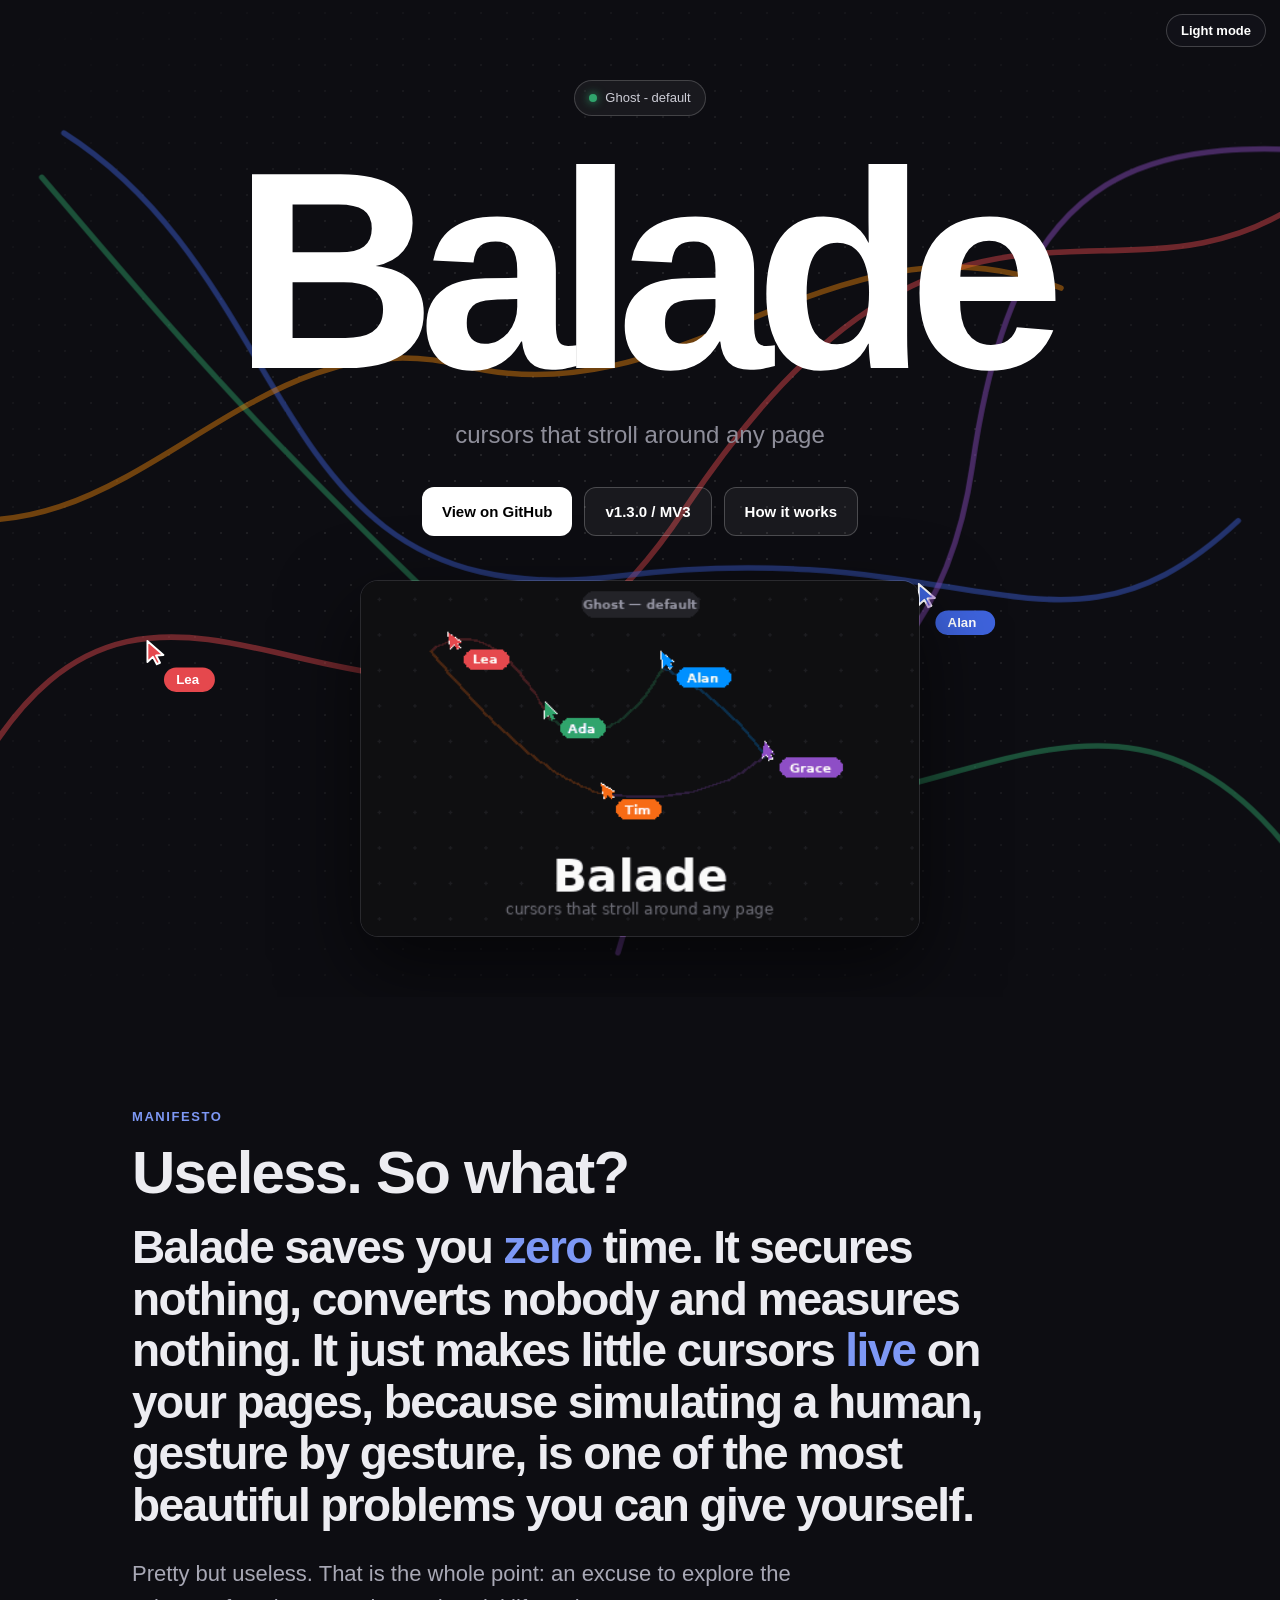
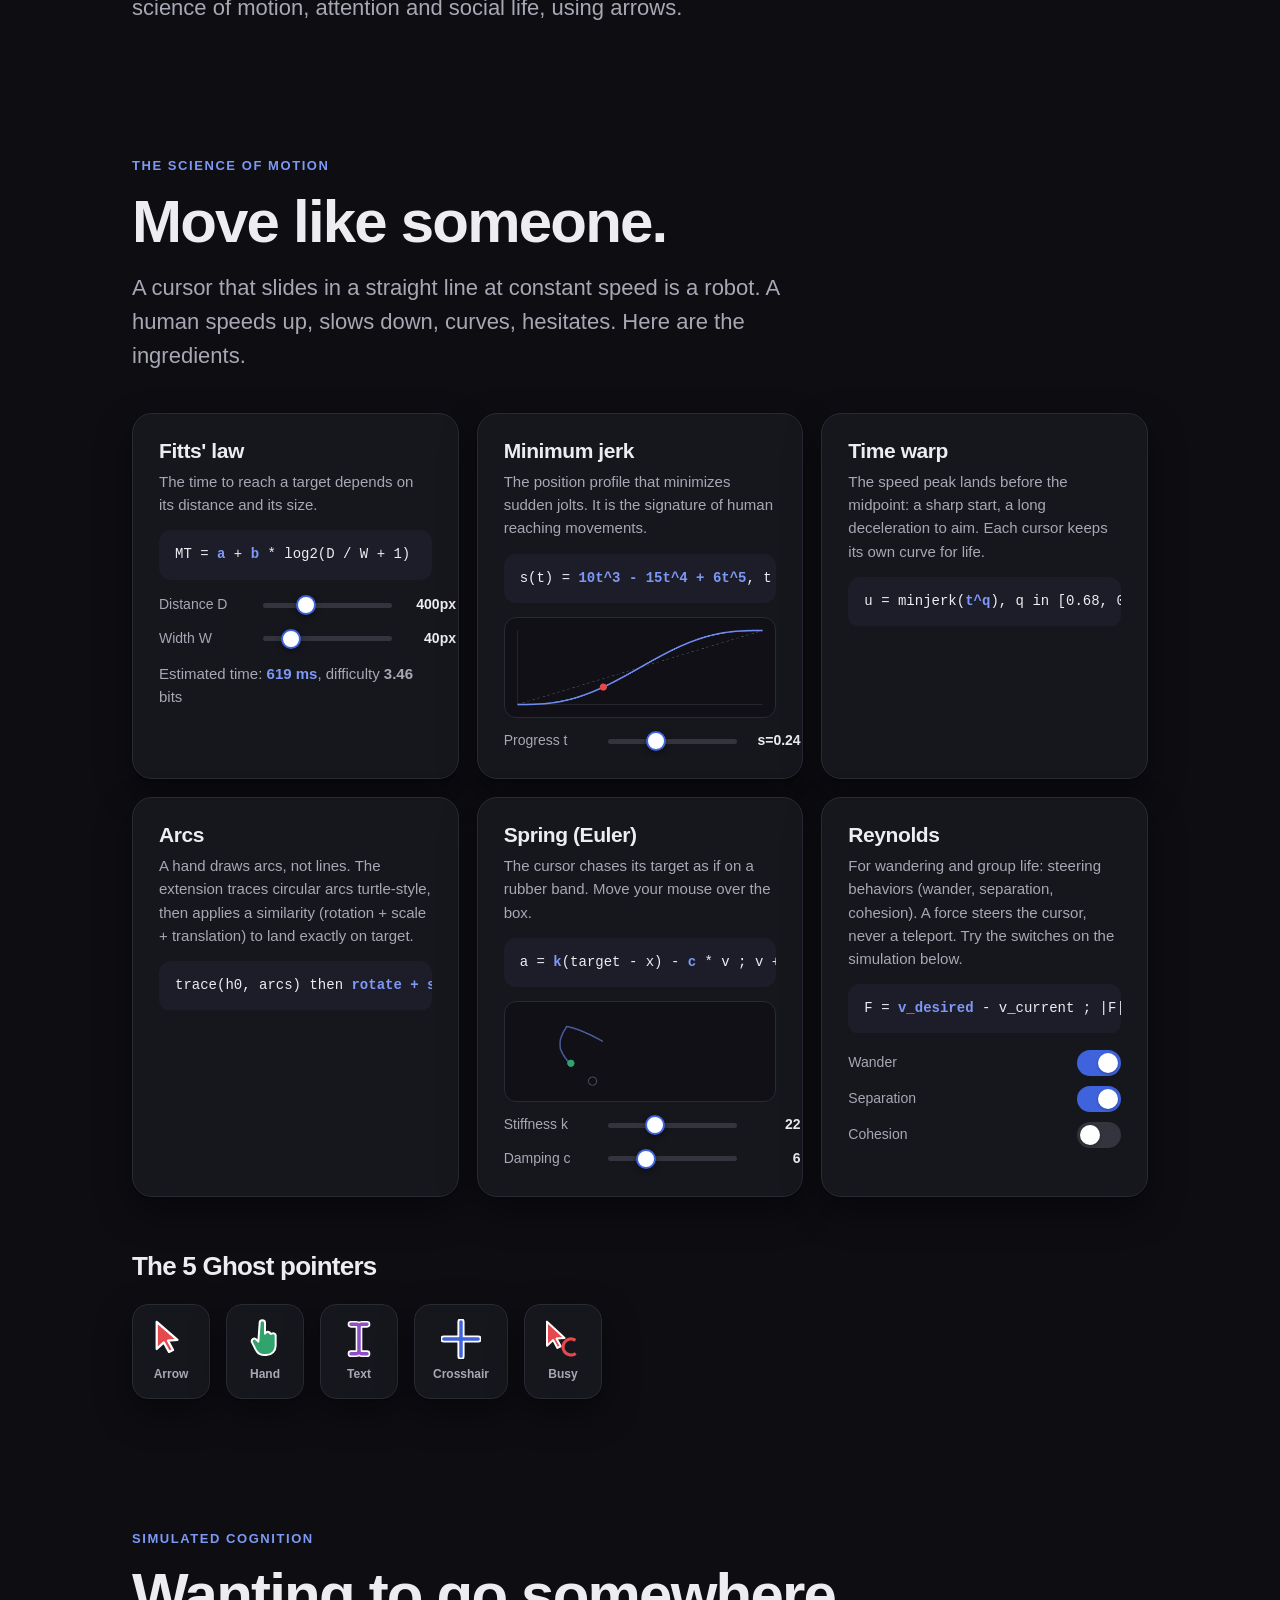
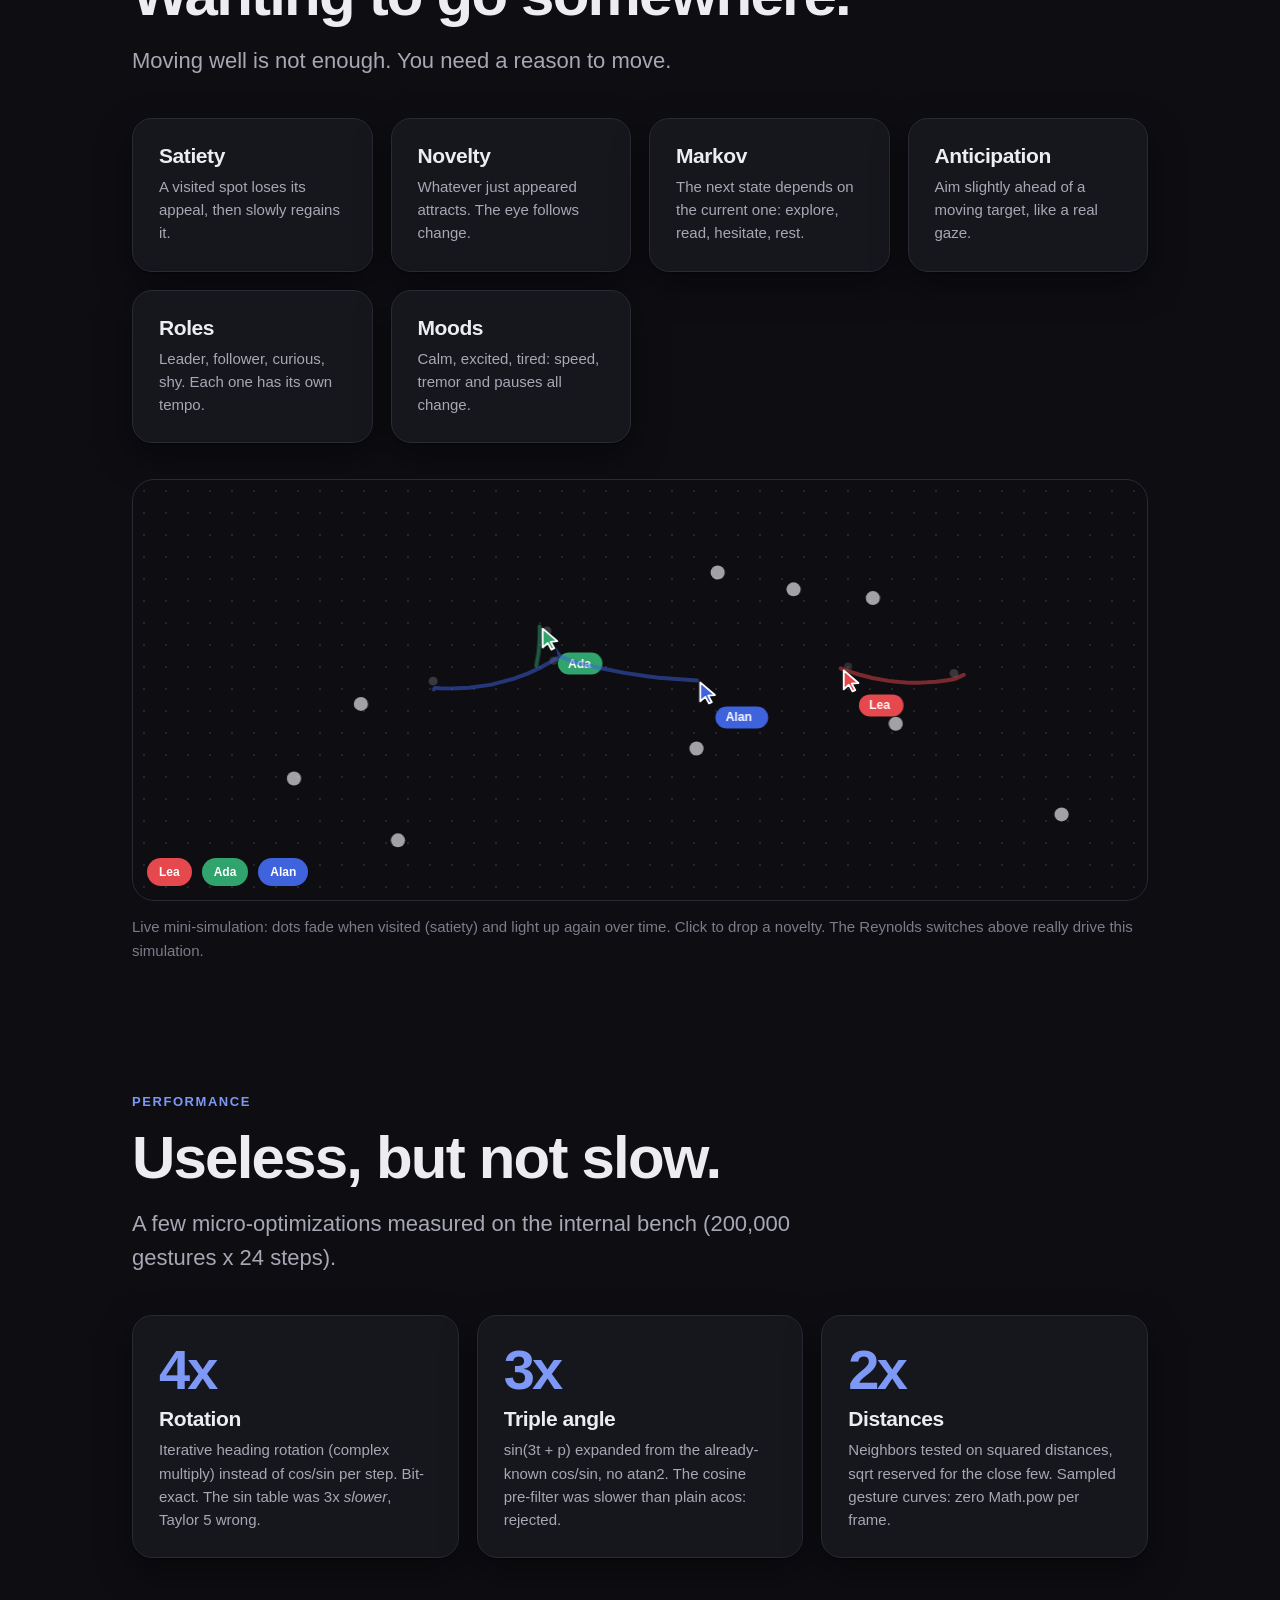
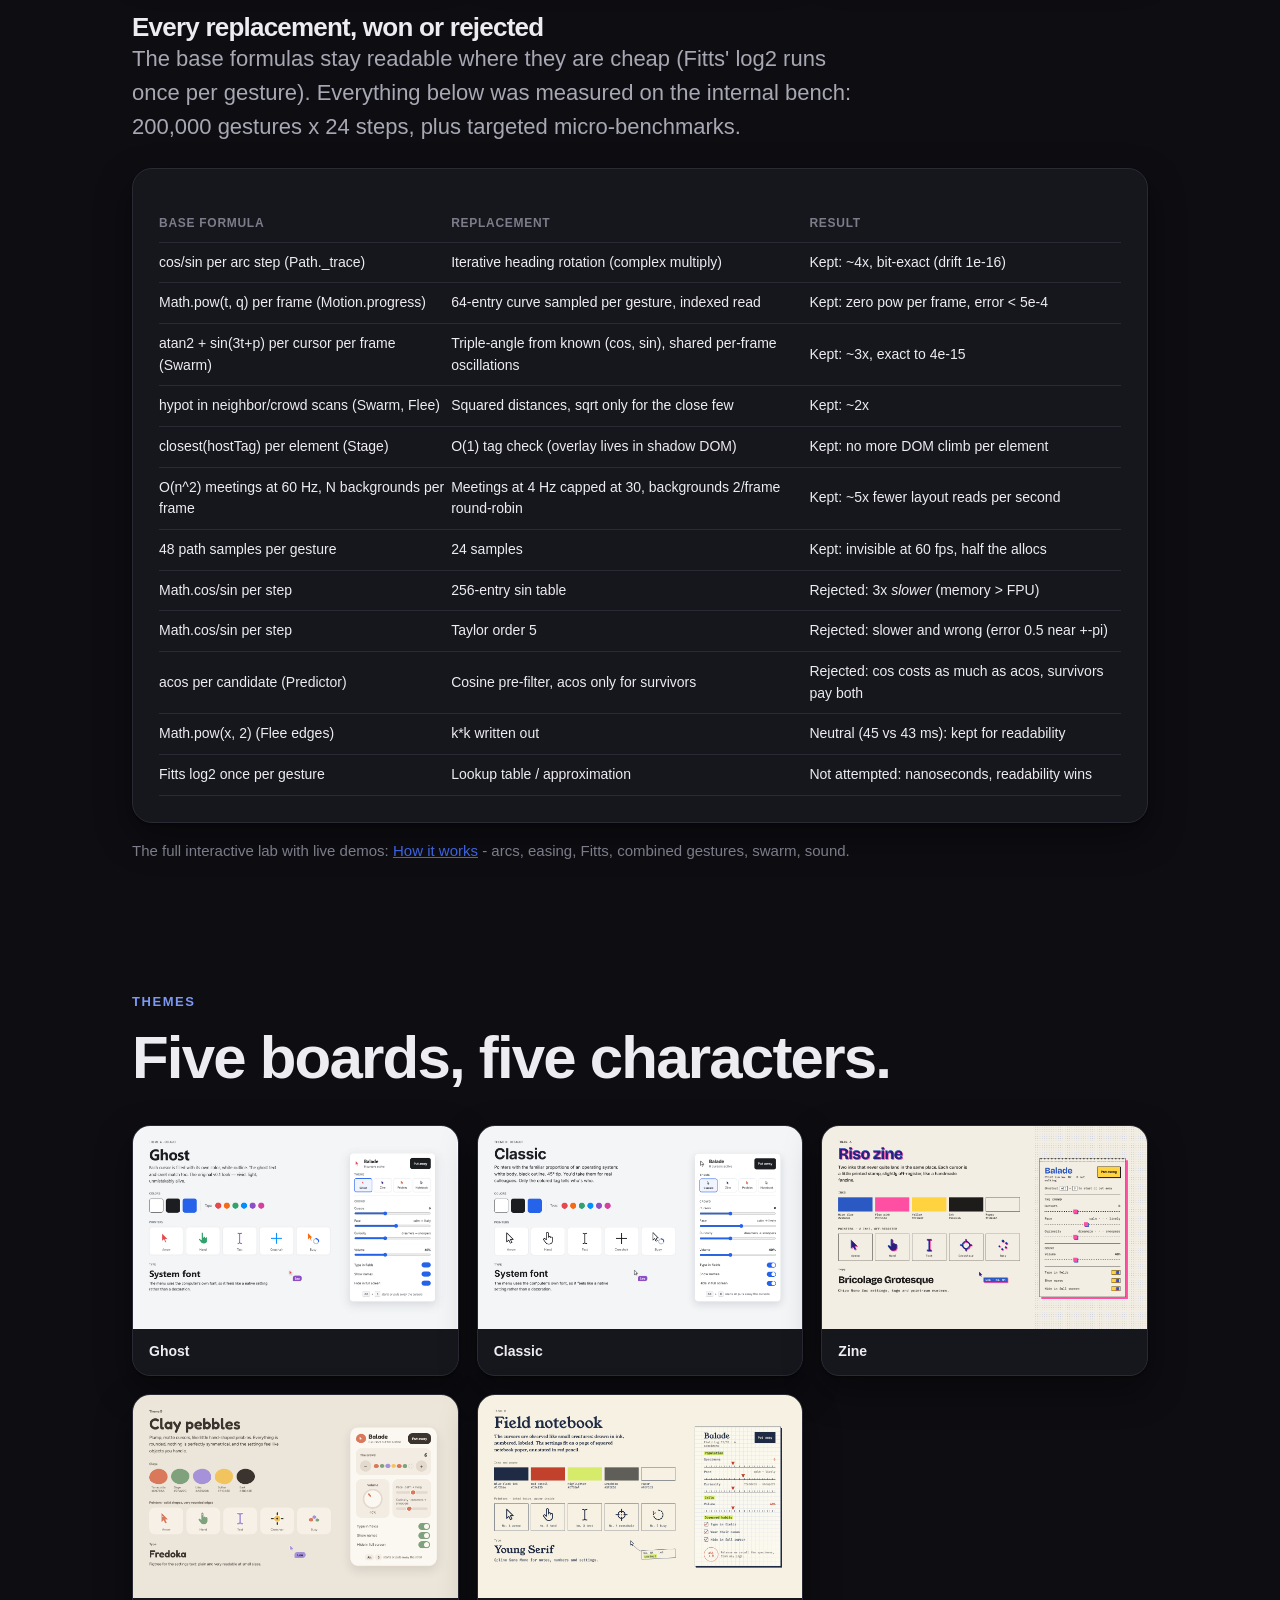
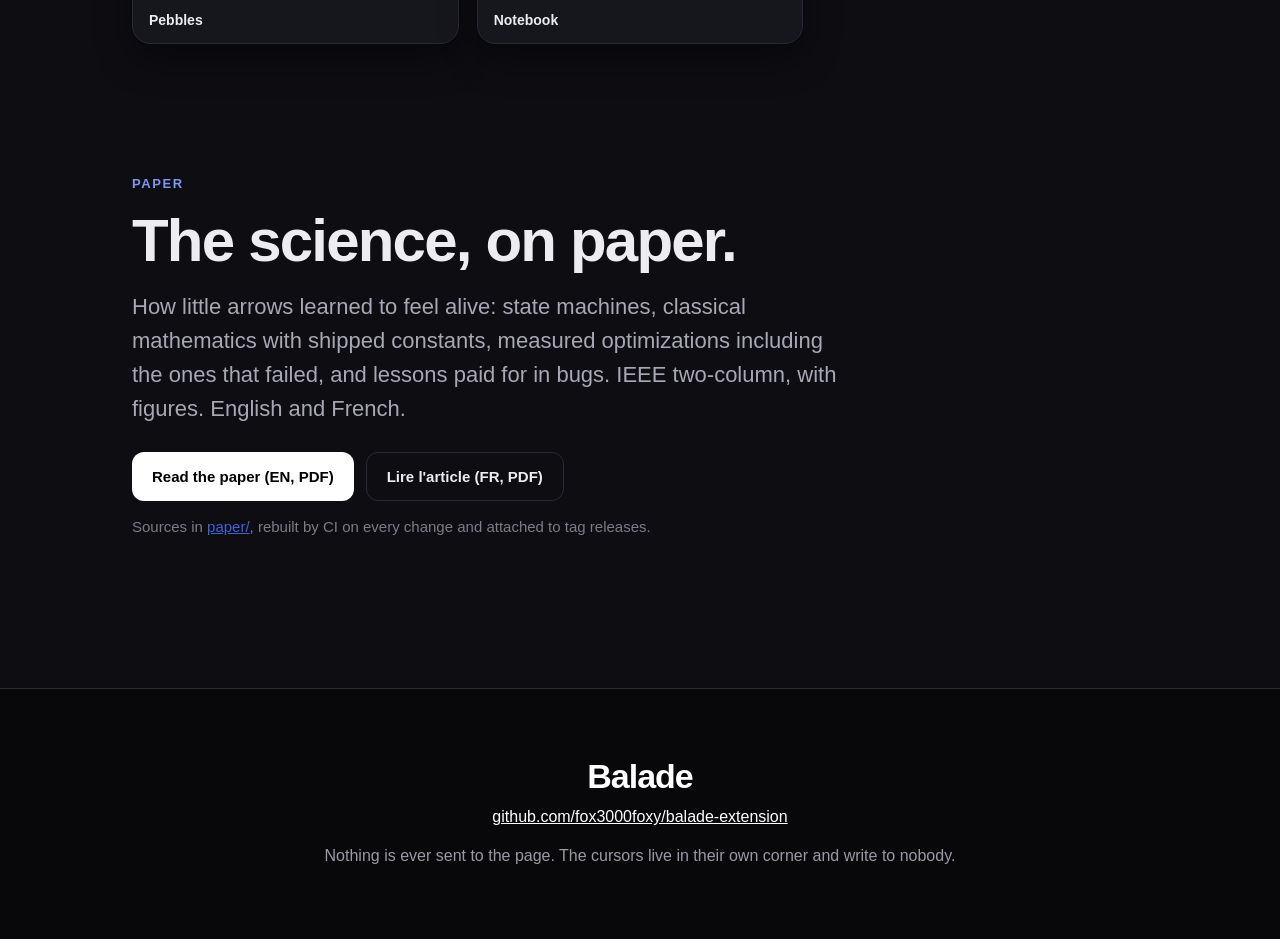
<file: docs/index.html>
<!doctype html>
<html lang="en" data-theme="dark">
<head>
<meta charset="utf-8">
<meta name="viewport" content="width=device-width,initial-scale=1">
<title>Balade - cursors that stroll around any page</title>
<meta name="description" content="Balade: a Chrome MV3 extension with autonomous animated cursors. Pretty but useless. The science of bringing virtual things to life.">
<meta property="og:type" content="website">
<meta property="og:site_name" content="Balade">
<meta property="og:title" content="Balade - cursors that stroll around any page">
<meta property="og:description" content="Pretty but useless: animated cursors with human timing, simulated cognition, and benchmarked motion math. The science of bringing virtual things to life.">
<meta property="og:url" content="https://fox3000foxy.github.io/balade-extension/">
<meta property="og:image" content="https://fox3000foxy.github.io/balade-extension/images/balade_ghost_promo_1140x560.png">
<meta property="og:image:width" content="1140">
<meta property="og:image:height" content="560">
<meta name="twitter:card" content="summary_large_image">
<meta name="twitter:title" content="Balade - cursors that stroll around any page">
<meta name="twitter:description" content="Pretty but useless: animated cursors with human timing, simulated cognition, and benchmarked motion math.">
<meta name="twitter:image" content="https://fox3000foxy.github.io/balade-extension/images/balade_ghost_promo_1140x560.png">
<style>
:root{
  --blue:#3e63dd; --red:#e5484d; --green:#30a46c; --violet:#8e4ec6; --orange:#e8830c;
  --ink:#0d0d12;
  --bg:#0d0d12; --card:#16161d; --text:#ececf1; --body:#a8a8b5; --muted:#7c7c8a;
  --line:#2a2a35; --formula:#1d1d29; --stage:#101016; --shadow:0 1px 2px rgba(0,0,0,.4),0 14px 36px rgba(0,0,0,.35);
  --track:#34343f; --knob:#fff; --strike:#4a4a58;
  --font:-apple-system,BlinkMacSystemFont,"Segoe UI",Roboto,"Helvetica Neue",Arial,sans-serif;
}
[data-theme=light]{
  --bg:#f5f5f7; --card:#fff; --text:#17171c; --body:#55555f; --muted:#8b8b97;
  --line:#e4e4ea; --formula:#f3f4fa; --stage:#fafafc; --shadow:0 1px 2px rgba(0,0,0,.04),0 12px 32px rgba(20,20,40,.06);
  --track:#dcdce4; --strike:#b6b6c0;
}
*{box-sizing:border-box;margin:0}
html{scroll-behavior:smooth}
body{font-family:var(--font);background:var(--bg);color:var(--text);line-height:1.55;-webkit-font-smoothing:antialiased;transition:background .3s,color .3s}
a{color:inherit}
h1,h2,h3{letter-spacing:-.03em;font-weight:800;line-height:1.05}

/* theme toggle */
.themebtn{position:fixed;top:14px;right:14px;z-index:50;border:1px solid rgba(255,255,255,.2);background:rgba(20,20,28,.7);color:#fff;backdrop-filter:blur(8px);padding:8px 14px;border-radius:99px;font:600 13px var(--font);cursor:pointer}
[data-theme=light] .themebtn{background:rgba(255,255,255,.85);color:#000;border-color:rgba(0,0,0,.12)}

/* HERO */
.hero{position:relative;min-height:100svh;background:var(--ink);color:#fff;overflow:hidden;display:flex;flex-direction:column;align-items:center;justify-content:center;text-align:center;padding:80px 20px 60px;
  background-image:radial-gradient(rgba(255,255,255,.09) 1px,transparent 1px);background-size:26px 26px}
.hero::after{content:"";position:absolute;inset:0;background:radial-gradient(ellipse at center,transparent 30%,var(--ink) 95%);pointer-events:none}
.hero svg.layer{position:absolute;inset:0;width:100%;height:100%;z-index:1}
.hero .content{position:relative;z-index:3}
.badge{display:inline-flex;gap:8px;align-items:center;padding:7px 14px;border:1px solid rgba(255,255,255,.18);border-radius:999px;font-size:13px;color:#cfcfd8;background:rgba(255,255,255,.05);margin-bottom:28px}
.badge i{width:8px;height:8px;border-radius:50%;background:var(--green);box-shadow:0 0 10px var(--green)}
.hero h1{font-size:clamp(84px,22vw,300px);letter-spacing:-.065em;line-height:.9}
.hero p.sub{color:#8e8e9a;font-size:clamp(16px,2.4vw,24px);margin-top:18px}
.btns{display:flex;gap:12px;justify-content:center;flex-wrap:wrap;margin-top:34px}
.btn{display:inline-flex;align-items:center;gap:8px;padding:12px 20px;border-radius:12px;font-weight:600;text-decoration:none;font-size:15px;transition:transform .15s}
.btn:hover{transform:translateY(-2px)}
.btn.primary{background:#fff;color:#000}
.btn.ghost{border:1px solid rgba(255,255,255,.22);color:#fff;background:rgba(255,255,255,.05)}
.hero .gif{margin:44px auto 0;max-width:560px;width:100%;border-radius:18px;border:1px solid rgba(255,255,255,.12);display:block;box-shadow:0 30px 80px rgba(0,0,0,.6)}
.cur{will-change:transform}
.tag{font:600 12px var(--font)}

/* SECTIONS */
section.block{max-width:1060px;margin:0 auto;padding:110px 22px 20px}
.eyebrow{font-size:13px;font-weight:700;color:var(--blue);text-transform:uppercase;letter-spacing:.12em;margin-bottom:14px}
[data-theme=dark] .eyebrow{color:#7d98f5}
section h2{font-size:clamp(34px,6vw,60px);margin-bottom:18px}
.lead{font-size:clamp(18px,2.2vw,22px);color:var(--body);max-width:720px}
.grid{display:grid;gap:18px;margin-top:40px}
.g2{grid-template-columns:repeat(auto-fit,minmax(300px,1fr))}
.g3{grid-template-columns:repeat(auto-fit,minmax(240px,1fr))}
.card{background:var(--card);border-radius:20px;padding:26px;box-shadow:var(--shadow);border:1px solid var(--line)}
.card h3{font-size:21px;margin-bottom:8px;letter-spacing:-.02em}
.card p{color:var(--body);font-size:15px}
.formula{margin:14px 0;padding:14px 16px;background:var(--formula);border-radius:12px;font-family:ui-monospace,SFMono-Regular,Menlo,Consolas,monospace;font-size:14px;overflow-x:auto;white-space:nowrap}
.formula b{color:#7d98f5}
[data-theme=light] .formula b{color:var(--blue)}
.manifesto{font-size:clamp(26px,4.4vw,46px);font-weight:800;letter-spacing:-.035em;line-height:1.12;max-width:900px}
.manifesto em{font-style:normal;color:#7d98f5}
[data-theme=light] .manifesto em{color:var(--blue)}
.manifesto s{color:var(--strike);text-decoration-thickness:3px}

/* controls, extension menu style */
.ctl{display:flex;align-items:center;gap:12px;font-size:14px;margin-top:12px}
.ctl label{min-width:92px;color:var(--body)}
.ctl output{min-width:52px;text-align:right;font-variant-numeric:tabular-nums;font-weight:600}
input[type=range]{-webkit-appearance:none;appearance:none;flex:1;height:5px;border-radius:5px;background:var(--track);outline:0}
input[type=range]::-webkit-slider-thumb{-webkit-appearance:none;width:20px;height:20px;border-radius:50%;background:#fff;border:2px solid var(--blue);box-shadow:0 2px 6px rgba(0,0,0,.4);cursor:pointer}
input[type=range]::-moz-range-thumb{width:16px;height:16px;border-radius:50%;background:#fff;border:2px solid var(--blue);cursor:pointer}
.tg{position:relative;width:44px;height:26px;flex:none}
.tg input{opacity:0;position:absolute;inset:0;margin:0;cursor:pointer;z-index:2}
.tg span{position:absolute;inset:0;border-radius:99px;background:var(--track);transition:.2s}
.tg span::after{content:"";position:absolute;left:3px;top:3px;width:20px;height:20px;border-radius:50%;background:#fff;box-shadow:0 1px 3px rgba(0,0,0,.3);transition:.2s}
.tg input:checked+span{background:var(--blue)}
.tg input:checked+span::after{transform:translateX(18px)}
.toggles{margin-top:16px;display:grid;gap:10px}
.toggles .row{display:flex;justify-content:space-between;align-items:center;font-size:14px;color:var(--body)}
canvas{display:block;width:100%;border-radius:12px;background:var(--stage);border:1px solid var(--line);margin-top:14px}
.stage{background:var(--ink);border-radius:22px;overflow:hidden;position:relative;margin-top:36px;border:1px solid var(--line);background-image:radial-gradient(rgba(255,255,255,.1) 1px,transparent 1px);background-size:22px 22px}
.stage canvas{border:0;background:transparent;margin:0;border-radius:0;height:420px}
.stage .ctrl{position:absolute;left:14px;bottom:14px;display:flex;gap:10px;flex-wrap:wrap}
.pill{padding:5px 12px;border-radius:99px;color:#fff;font-size:12px;font-weight:700}

.tbl{width:100%;border-collapse:collapse;font-size:14px;margin-top:10px}
.tbl td,.tbl th{padding:9px 0;text-align:left;border-bottom:1px solid var(--line)}
.tbl th{color:var(--muted);font-weight:600;font-size:12px;text-transform:uppercase;letter-spacing:.06em}
.big{font-size:56px;font-weight:800;letter-spacing:-.05em;color:#7d98f5;line-height:1}
[data-theme=light] .big{color:var(--blue)}
.note{color:var(--muted);font-size:15px;margin-top:14px}

.pointers{display:flex;gap:16px;flex-wrap:wrap;margin-top:24px}
.pt{background:var(--card);border:1px solid var(--line);border-radius:16px;padding:14px 18px;display:flex;flex-direction:column;align-items:center;gap:6px;font-size:12px;color:var(--body);font-weight:600;box-shadow:var(--shadow)}

.gallery{display:grid;grid-template-columns:repeat(auto-fill,minmax(300px,1fr));gap:18px;margin-top:36px}
.gallery figure{background:var(--card);border:1px solid var(--line);border-radius:18px;overflow:hidden;box-shadow:var(--shadow)}
.gallery img{display:block;width:100%;aspect-ratio:16/10;object-fit:cover;background:var(--formula)}
.gallery figcaption{padding:12px 16px;font-weight:700;font-size:14px;text-transform:capitalize}

footer{margin-top:130px;background:#08080b;color:#9a9aa6;padding:70px 22px;text-align:center;border-top:1px solid var(--line)}
footer h3{color:#fff;font-size:34px;margin-bottom:10px}
footer a{color:#fff}

.reveal{opacity:0;transform:translateY(26px);transition:opacity .7s ease,transform .7s ease}
.reveal.in{opacity:1;transform:none}
@media (prefers-reduced-motion:reduce){.reveal{opacity:1;transform:none;transition:none}}
</style>
</head>
<body>
<button class="themebtn" id="themeBtn" type="button">Light mode</button>

<!-- 1. HERO -->
<header class="hero" id="top">
  <svg class="layer" id="heroSvg" viewBox="0 0 1440 900" preserveAspectRatio="xMidYMid slice" aria-hidden="true">
    <defs><g id="arrow"><path d="M3 2 L3 21 L8 16.4 L11.6 23 L14.4 21.7 L10.9 15.2 L17.5 14.6 Z" stroke="#fff" stroke-width="1.8" stroke-linejoin="round"/></g></defs>
  </svg>
  <div class="content">
    <div class="badge"><i></i> Ghost - default</div>
    <h1>Balade</h1>
    <p class="sub">cursors that stroll around any page</p>
    <div class="btns">
      <a class="btn primary" href="https://github.com/fox3000foxy/balade-extension">View on GitHub</a>
      <a class="btn ghost" href="https://github.com/fox3000foxy/balade-extension/releases">v1.3.0 / MV3</a>
      <a class="btn ghost" href="how-it-works.html">How it works</a>
    </div>
    <img class="gif" src="images/promo-ghost.gif" alt="Balade with the Ghost theme in action" loading="lazy" onerror="this.style.display='none'">
  </div>
</header>

<!-- 2. MANIFESTO -->
<section class="block reveal" id="manifesto">
  <div class="eyebrow">Manifesto</div>
  <h2>Useless. So what?</h2>
  <p class="manifesto">Balade saves you <em>zero</em> time. It secures nothing, converts nobody and measures nothing. It just makes little cursors <em>live</em> on your pages, because simulating a human, gesture by gesture, is one of the most beautiful problems you can give yourself.</p>
  <p class="lead" style="margin-top:26px">Pretty but useless. That is the whole point: an excuse to explore the science of motion, attention and social life, using arrows.</p>
</section>

<!-- 3. SCIENCE OF MOTION -->
<section class="block reveal" id="motion">
  <div class="eyebrow">The science of motion</div>
  <h2>Move like someone.</h2>
  <p class="lead">A cursor that slides in a straight line at constant speed is a robot. A human speeds up, slows down, curves, hesitates. Here are the ingredients.</p>

  <div class="grid g2">
    <div class="card">
      <h3>Fitts' law</h3>
      <p>The time to reach a target depends on its distance and its size.</p>
      <div class="formula">MT = <b>a</b> + <b>b</b> * log2(D / W + 1)</div>
      <div class="ctl"><label>Distance D</label><input id="fD" type="range" min="50" max="1200" value="400"><output id="fDo"></output></div>
      <div class="ctl"><label>Width W</label><input id="fW" type="range" min="8" max="200" value="40"><output id="fWo"></output></div>
      <p style="margin-top:12px">Estimated time: <b id="fMT" style="color:#7d98f5"></b>, difficulty <b id="fID"></b> bits</p>
    </div>

    <div class="card">
      <h3>Minimum jerk</h3>
      <p>The position profile that minimizes sudden jolts. It is the signature of human reaching movements.</p>
      <div class="formula">s(t) = <b>10t^3 - 15t^4 + 6t^5</b>, t = time / T, in [0, 1]</div>
      <canvas id="mjCv" width="520" height="190"></canvas>
      <div class="ctl"><label>Progress t</label><input id="mjT" type="range" min="0" max="100" value="35"><output id="mjO"></output></div>
    </div>

    <div class="card">
      <h3>Time warp</h3>
      <p>The speed peak lands before the midpoint: a sharp start, a long deceleration to aim. Each cursor keeps its own curve for life.</p>
      <div class="formula">u = minjerk(<b>t^q</b>), q in [0.68, 0.85]</div>
    </div>

    <div class="card">
      <h3>Arcs</h3>
      <p>A hand draws arcs, not lines. The extension traces circular arcs turtle-style, then applies a similarity (rotation + scale + translation) to land exactly on target.</p>
      <div class="formula">trace(h0, arcs) then <b>rotate + scale</b> onto target</div>
    </div>

    <div class="card">
      <h3>Spring (Euler)</h3>
      <p>The cursor chases its target as if on a rubber band. Move your mouse over the box.</p>
      <div class="formula">a = <b>k</b>(target - x) - <b>c</b> * v ; v += a*dt ; x += v*dt</div>
      <canvas id="spCv" width="520" height="190"></canvas>
      <div class="ctl"><label>Stiffness k</label><input id="spK" type="range" min="2" max="60" value="22"><output id="spKo"></output></div>
      <div class="ctl"><label>Damping c</label><input id="spC" type="range" min="1" max="20" value="6"><output id="spCo"></output></div>
    </div>

    <div class="card">
      <h3>Reynolds</h3>
      <p>For wandering and group life: steering behaviors (wander, separation, cohesion). A force steers the cursor, never a teleport. Try the switches on the simulation below.</p>
      <div class="formula">F = <b>v_desired</b> - v_current ; |F| &lt;= F_max</div>
      <div class="toggles">
        <div class="row">Wander <span class="tg"><input id="tgWander" type="checkbox" checked><span></span></span></div>
        <div class="row">Separation <span class="tg"><input id="tgSep" type="checkbox" checked><span></span></span></div>
        <div class="row">Cohesion <span class="tg"><input id="tgCoh" type="checkbox"><span></span></span></div>
      </div>
    </div>
  </div>

  <h3 style="margin-top:56px;font-size:26px">The 5 Ghost pointers</h3>
  <div class="pointers" id="pointers"></div>
</section>

<!-- 4. COGNITION -->
<section class="block reveal" id="cognition">
  <div class="eyebrow">Simulated cognition</div>
  <h2>Wanting to go somewhere.</h2>
  <p class="lead">Moving well is not enough. You need a reason to move.</p>

  <div class="grid g3">
    <div class="card"><h3>Satiety</h3><p>A visited spot loses its appeal, then slowly regains it.</p></div>
    <div class="card"><h3>Novelty</h3><p>Whatever just appeared attracts. The eye follows change.</p></div>
    <div class="card"><h3>Markov</h3><p>The next state depends on the current one: explore, read, hesitate, rest.</p></div>
    <div class="card"><h3>Anticipation</h3><p>Aim slightly ahead of a moving target, like a real gaze.</p></div>
    <div class="card"><h3>Roles</h3><p>Leader, follower, curious, shy. Each one has its own tempo.</p></div>
    <div class="card"><h3>Moods</h3><p>Calm, excited, tired: speed, tremor and pauses all change.</p></div>
  </div>

  <div class="stage reveal">
    <canvas id="simCv" width="1000" height="420"></canvas>
    <div class="ctrl">
      <span class="pill" style="background:var(--red)">Lea</span>
      <span class="pill" style="background:var(--green)">Ada</span>
      <span class="pill" style="background:var(--blue)">Alan</span>
    </div>
  </div>
  <p class="note">Live mini-simulation: dots fade when visited (satiety) and light up again over time. Click to drop a novelty. The Reynolds switches above really drive this simulation.</p>
</section>

<!-- 5. PERF -->
<section class="block reveal" id="perf">
  <div class="eyebrow">Performance</div>
  <h2>Useless, but not slow.</h2>
  <p class="lead">A few micro-optimizations measured on the internal bench (200,000 gestures x 24 steps).</p>
  <div class="grid g3">
    <div class="card"><div class="big">4x</div><h3 style="margin-top:10px">Rotation</h3><p>Iterative heading rotation (complex multiply) instead of cos/sin per step. Bit-exact. The sin table was 3x <em>slower</em>, Taylor 5 wrong.</p></div>
    <div class="card"><div class="big">3x</div><h3 style="margin-top:10px">Triple angle</h3><p>sin(3t + p) expanded from the already-known cos/sin, no atan2. The cosine pre-filter was slower than plain acos: rejected.</p></div>
    <div class="card"><div class="big">2x</div><h3 style="margin-top:10px">Distances</h3><p>Neighbors tested on squared distances, sqrt reserved for the close few. Sampled gesture curves: zero Math.pow per frame.</p></div>
  </div>

  <h3 style="margin-top:56px;font-size:26px">Every replacement, won or rejected</h3>
  <p class="lead">The base formulas stay readable where they are cheap (Fitts' log2 runs once per gesture). Everything below was measured on the internal bench: 200,000 gestures x 24 steps, plus targeted micro-benchmarks.</p>
  <div class="card" style="margin-top:24px;overflow-x:auto">
  <table class="tbl">
    <tr><th>Base formula</th><th>Replacement</th><th>Result</th></tr>
    <tr><td>cos/sin per arc step (Path._trace)</td><td>Iterative heading rotation (complex multiply)</td><td>Kept: ~4x, bit-exact (drift 1e-16)</td></tr>
    <tr><td>Math.pow(t, q) per frame (Motion.progress)</td><td>64-entry curve sampled per gesture, indexed read</td><td>Kept: zero pow per frame, error &lt; 5e-4</td></tr>
    <tr><td>atan2 + sin(3t+p) per cursor per frame (Swarm)</td><td>Triple-angle from known (cos, sin), shared per-frame oscillations</td><td>Kept: ~3x, exact to 4e-15</td></tr>
    <tr><td>hypot in neighbor/crowd scans (Swarm, Flee)</td><td>Squared distances, sqrt only for the close few</td><td>Kept: ~2x</td></tr>
    <tr><td>closest(hostTag) per element (Stage)</td><td>O(1) tag check (overlay lives in shadow DOM)</td><td>Kept: no more DOM climb per element</td></tr>
    <tr><td>O(n^2) meetings at 60 Hz, N backgrounds per frame</td><td>Meetings at 4 Hz capped at 30, backgrounds 2/frame round-robin</td><td>Kept: ~5x fewer layout reads per second</td></tr>
    <tr><td>48 path samples per gesture</td><td>24 samples</td><td>Kept: invisible at 60 fps, half the allocs</td></tr>
    <tr><td>Math.cos/sin per step</td><td>256-entry sin table</td><td>Rejected: 3x <em>slower</em> (memory &gt; FPU)</td></tr>
    <tr><td>Math.cos/sin per step</td><td>Taylor order 5</td><td>Rejected: slower and wrong (error 0.5 near +-pi)</td></tr>
    <tr><td>acos per candidate (Predictor)</td><td>Cosine pre-filter, acos only for survivors</td><td>Rejected: cos costs as much as acos, survivors pay both</td></tr>
    <tr><td>Math.pow(x, 2) (Flee edges)</td><td>k*k written out</td><td>Neutral (45 vs 43 ms): kept for readability</td></tr>
    <tr><td>Fitts log2 once per gesture</td><td>Lookup table / approximation</td><td>Not attempted: nanoseconds, readability wins</td></tr>
  </table>
  </div>
  <p class="note" style="margin-top:16px">The full interactive lab with live demos: <a href="how-it-works.html" style="color:var(--blue)">How it works</a> - arcs, easing, Fitts, combined gestures, swarm, sound.</p>
</section>

<!-- 6. THEMES -->
<section class="block reveal" id="themes">
  <div class="eyebrow">Themes</div>
  <h2>Five boards, five characters.</h2>
  <div class="gallery" id="gallery"></div>
</section>

<!-- 7. PAPER -->
<section class="block reveal" id="paper">
  <div class="eyebrow">Paper</div>
  <h2>The science, on paper.</h2>
  <p class="lead">How little arrows learned to feel alive: state machines, classical mathematics with shipped constants, measured optimizations including the ones that failed, and lessons paid for in bugs. IEEE two-column, with figures. English and French.</p>
  <div class="btns" style="justify-content:flex-start;margin-top:26px">
    <a class="btn primary" href="https://github.com/fox3000foxy/balade-extension/releases/latest/download/balade.en.pdf">Read the paper (EN, PDF)</a>
    <a class="btn ghost" style="color:var(--text);border-color:var(--line);background:transparent" href="https://github.com/fox3000foxy/balade-extension/releases/latest/download/balade.fr.pdf">Lire l'article (FR, PDF)</a>
  </div>
  <p class="note" style="margin-top:14px">Sources in <a href="https://github.com/fox3000foxy/balade-extension/tree/main/paper" style="color:var(--blue)">paper/</a>, rebuilt by CI on every change and attached to tag releases.</p>
</section>

<!-- 8. FOOTER -->
<footer>
  <h3>Balade</h3>
  <p><a href="https://github.com/fox3000foxy/balade-extension">github.com/fox3000foxy/balade-extension</a></p>
  <p style="margin-top:14px">Nothing is ever sent to the page. The cursors live in their own corner and write to nobody.</p>
</footer>

<script>
const $=s=>document.querySelector(s), NS="http://www.w3.org/2000/svg";
const COL={red:"#e5484d",green:"#30a46c",blue:"#3e63dd",violet:"#8e4ec6",orange:"#e8830c"};
const GRID="rgba(140,140,155,.35)", AXIS="rgba(140,140,155,.6)";

/* theme toggle (dark by default) */
$("#themeBtn").onclick=()=>{
  const r=document.documentElement,light=r.dataset.theme!=="light";
  r.dataset.theme=light?"light":"dark";
  $("#themeBtn").textContent=light?"Dark mode":"Light mode";
};

/* Ghost pointers (SVG) */
const P={
 Arrow:c=>`<svg width="40" height="40" viewBox="0 0 26 28"><path d="M3 2 L3 21 L8 16.4 L11.6 23 L14.4 21.7 L10.9 15.2 L17.5 14.6 Z" fill="${c}" stroke="#fff" stroke-width="1.6" stroke-linejoin="round"/></svg>`,
 Hand:c=>`<svg width="40" height="40" viewBox="0 0 28 30"><path d="M10 3a2 2 0 0 1 4 0v8l1-1a2 2 0 0 1 3 1l1 0a2 2 0 0 1 3 1v8c0 4-3 7-7 7h-2c-3 0-5-2-6-4l-3-6a2 2 0 0 1 3-2l2 2z" fill="${c}" stroke="#fff" stroke-width="1.5" stroke-linejoin="round"/></svg>`,
 Text:c=>`<svg width="40" height="40" viewBox="0 0 28 30"><path d="M8 4h4a2 2 0 0 1 2 2 2 2 0 0 1 2-2h4M14 6v18M8 26h4a2 2 0 0 0 2-2 2 2 0 0 0 2 2h4" fill="none" stroke="#fff" stroke-width="5" stroke-linecap="round" stroke-linejoin="round"/><path d="M8 4h4a2 2 0 0 1 2 2 2 2 0 0 1 2-2h4M14 6v18M8 26h4a2 2 0 0 0 2-2 2 2 0 0 0 2 2h4" fill="none" stroke="${c}" stroke-width="2.6" stroke-linecap="round" stroke-linejoin="round"/></svg>`,
 Crosshair:c=>`<svg width="40" height="40" viewBox="0 0 28 28"><g stroke-linecap="round"><path d="M14 2v24M2 14h24" stroke="#fff" stroke-width="5"/><path d="M14 2v24M2 14h24" stroke="${c}" stroke-width="2.4"/></g></svg>`,
 Busy:c=>`<svg width="40" height="40" viewBox="0 0 30 30"><path d="M3 2 L3 20 L7.6 15.8 L10.8 21.7 L13.3 20.5 L10.1 14.7 L16.2 14.2 Z" fill="${c}" stroke="#fff" stroke-width="1.5" stroke-linejoin="round"/><circle cx="21" cy="21" r="6" fill="none" stroke="#e5484d" stroke-width="2.4" stroke-dasharray="26 12"><animateTransform attributeName="transform" type="rotate" from="0 21 21" to="360 21 21" dur="1s" repeatCount="indefinite"/></circle></svg>`
};
const ptCols={Arrow:COL.red,Hand:COL.green,Text:COL.violet,Crosshair:COL.blue,Busy:COL.red};
$("#pointers").innerHTML=Object.keys(P).map(k=>`<div class="pt">${P[k](ptCols[k])}${k}</div>`).join("");

/* hero: cursors + trails */
(function(){
  const svg=$("#heroSvg");
  const defs=[
   {n:"Lea",c:COL.red,  d:"M120 700 C300 380 520 820 760 460 S1150 300 1320 180"},
   {n:"Ada",c:COL.green,d:"M1300 760 C1100 520 900 880 640 640 S300 300 180 160"},
   {n:"Alan",c:COL.blue,d:"M200 120 C420 260 380 560 700 520 S1100 620 1260 470"},
   {n:"Grace",c:COL.violet,d:"M700 860 C760 640 980 700 1020 420 S1180 120 1380 140"},
   {n:"Tim",c:COL.orange,d:"M60 460 C260 520 360 280 560 330 S900 180 1100 260"}
  ];
  const items=defs.map((d,i)=>{
    const tr=document.createElementNS(NS,"path");
    tr.setAttribute("d",d.d);tr.setAttribute("fill","none");tr.setAttribute("stroke",d.c);
    tr.setAttribute("stroke-width","5");tr.setAttribute("stroke-linecap","round");tr.setAttribute("opacity",".45");
    svg.appendChild(tr);
    const g=document.createElementNS(NS,"g");g.setAttribute("class","cur");
    g.innerHTML=`<use href="#arrow" fill="${d.c}"/><g transform="translate(18,26)"><rect rx="11" ry="11" width="${d.n.length*8+22}" height="22" fill="${d.c}"/><text class="tag" x="11" y="15" fill="#fff">${d.n}</text></g>`;
    svg.appendChild(g);
    return {tr,g,len:tr.getTotalLength(),off:i*.19};
  });
  const reduce=matchMedia("(prefers-reduced-motion:reduce)").matches;
  function frame(t){
    items.forEach(it=>{
      let u=reduce?.55:((t/14000+it.off)%1);
      const e=u<.5?2*u*u:1-Math.pow(-2*u+2,2)/2;
      const p=it.tr.getPointAtLength(e*it.len);
      it.g.setAttribute("transform",`translate(${p.x},${p.y})`);
    });
    if(!reduce)requestAnimationFrame(frame);
  }
  requestAnimationFrame(frame);
})();

/* Fitts */
(function(){
  const D=$("#fD"),W=$("#fW");
  function u(){const d=+D.value,w=+W.value,id=Math.log2(d/w+1);
    $("#fDo").textContent=d+"px";$("#fWo").textContent=w+"px";
    $("#fID").textContent=id.toFixed(2);$("#fMT").textContent=Math.round(100+150*id)+" ms";}
  D.oninput=W.oninput=u;u();
})();

/* Minimum jerk */
(function(){
  const cv=$("#mjCv"),ctx=cv.getContext("2d"),r=$("#mjT"),o=$("#mjO");
  const mj=t=>10*t**3-15*t**4+6*t**5;
  function draw(){
    const w=cv.width,h=cv.height,t=r.value/100,pad=24;ctx.clearRect(0,0,w,h);
    ctx.strokeStyle=GRID;ctx.lineWidth=1;ctx.beginPath();ctx.moveTo(pad,h-pad);ctx.lineTo(w-pad,h-pad);ctx.moveTo(pad,pad);ctx.lineTo(pad,h-pad);ctx.stroke();
    ctx.strokeStyle=AXIS;ctx.setLineDash([5,5]);ctx.beginPath();ctx.moveTo(pad,h-pad);ctx.lineTo(w-pad,pad);ctx.stroke();ctx.setLineDash([]);
    ctx.strokeStyle="#6f8cf0";ctx.lineWidth=3;ctx.beginPath();
    for(let i=0;i<=100;i++){const x=pad+(w-2*pad)*i/100,y=h-pad-(h-2*pad)*mj(i/100);i?ctx.lineTo(x,y):ctx.moveTo(x,y);}ctx.stroke();
    const x=pad+(w-2*pad)*t,y=h-pad-(h-2*pad)*mj(t);
    ctx.fillStyle=COL.red;ctx.beginPath();ctx.arc(x,y,7,0,7);ctx.fill();
    o.textContent="s="+mj(t).toFixed(2);
  }
  r.oninput=draw;draw();
})();

/* Spring */
(function(){
  const cv=$("#spCv"),ctx=cv.getContext("2d"),K=$("#spK"),C=$("#spC");
  let tx=260,ty=95,x=60,y=95,vx=0,vy=0,last=0,auto=true;
  cv.addEventListener("pointermove",e=>{const b=cv.getBoundingClientRect();tx=(e.clientX-b.left)*cv.width/b.width;ty=(e.clientY-b.top)*cv.height/b.height;auto=false;});
  cv.addEventListener("pointerleave",()=>auto=true);
  const trail=[];
  function step(t){
    const dt=Math.min(.03,(t-last)/1000||.016);last=t;
    if(auto){tx=260+180*Math.cos(t/900);ty=95+60*Math.sin(t/650*1.3);}
    const k=+K.value,c=+C.value;
    vx+=(k*(tx-x)-c*vx)*dt*8;vy+=(k*(ty-y)-c*vy)*dt*8;x+=vx*dt;y+=vy*dt;
    trail.push([x,y]);if(trail.length>40)trail.shift();
    ctx.clearRect(0,0,cv.width,cv.height);
    ctx.strokeStyle="rgba(110,140,240,.6)";ctx.lineWidth=3;ctx.lineCap="round";ctx.beginPath();trail.forEach((p,i)=>i?ctx.lineTo(...p):ctx.moveTo(...p));ctx.stroke();
    ctx.strokeStyle=AXIS;ctx.lineWidth=1.5;ctx.beginPath();ctx.arc(tx,ty,8,0,7);ctx.stroke();
    ctx.fillStyle=COL.green;ctx.beginPath();ctx.arc(x,y,7,0,7);ctx.fill();
    $("#spKo").textContent=k;$("#spCo").textContent=c;
    requestAnimationFrame(step);
  }
  requestAnimationFrame(step);
})();

/* Cognition mini-simulation: Reynolds switches really drive it */
(function(){
  const cv=$("#simCv"),ctx=cv.getContext("2d"),W=cv.width,H=cv.height;
  const flags=()=>({wander:$("#tgWander").checked,sep:$("#tgSep").checked,coh:$("#tgCoh").checked});
  const rnd=(a,b)=>a+Math.random()*(b-a);
  const spots=Array.from({length:14},()=>({x:rnd(60,W-60),y:rnd(50,H-50),food:1,nov:0}));
  const mj=t=>10*t**3-15*t**4+6*t**5;
  const mk=(n,c,mood)=>({n,c,x:rnd(100,W-100),y:rnd(80,H-80),from:null,to:null,t:0,T:1,rest:0,trail:[],mood,cur:spots[0]});
  const ag=[mk("Lea",COL.red,1.1),mk("Ada",COL.green,.8),mk("Alan",COL.blue,1.4)];
  function pick(a){
    let best=null,bs=-1e9;
    spots.forEach(s=>{
      const d=Math.hypot(s.x-a.x,s.y-a.y);
      const sc=s.food*2+s.nov*3-d/400+Math.random()*.6;
      if(sc>bs){bs=sc;best=s}
    });
    return best;
  }
  function go(a){
    const s=pick(a);a.cur=s;
    a.from={x:a.x,y:a.y};
    a.to={x:s.x+rnd(-8,8),y:s.y+rnd(-8,8)};
    const d=Math.hypot(a.to.x-a.from.x,a.to.y-a.from.y)||1;
    a.T=(.5+.0016*d)/a.mood;a.t=0;
    const nx=-(a.to.y-a.from.y)/d,ny=(a.to.x-a.from.x)/d,off=rnd(-.2,.2)*d*(flags().wander?1:0);
    a.c1={x:(a.from.x+a.to.x)/2+nx*off,y:(a.from.y+a.to.y)/2+ny*off};
  }
  cv.addEventListener("pointerdown",e=>{
    const b=cv.getBoundingClientRect();
    spots.push({x:(e.clientX-b.left)*W/b.width,y:(e.clientY-b.top)*H/b.height,food:1,nov:1});
    if(spots.length>22)spots.shift();
  });
  ag.forEach(go);
  let last=0;
  function step(ts){
    const dt=Math.min(.05,(ts-last)/1000||.016);last=ts;
    spots.forEach(s=>{s.food=Math.min(1,s.food+dt*.08);s.nov=Math.max(0,s.nov-dt*.15);});
    ag.forEach(a=>{
      if(a.rest>0){a.rest-=dt;}
      else{
        const f=flags(), others=ag.filter(o=>o!==a);
        // Separation: push away from close neighbors. Cohesion: drift to center.
        let ox=0,oy=0;
        if(f.sep||f.coh){
          let cx=0,cy=0,n=0;
          others.forEach(o=>{const dx=a.x-o.x,dy=a.y-o.y,d=Math.hypot(dx,dy);if(d<110){cx+=o.x;cy+=o.y;n++;if(f.sep&&d>1){ox+=dx/d*(1-d/110)*60;oy+=dy/d*(1-d/110)*60;}}});
          if(f.coh&&n>0){ox+=(cx/n-a.x)*.6;oy+=(cy/n-a.y)*.6;}
        }
        a.t+=dt/a.T;
        const u=Math.min(1,a.t),s=mj(u),q=1-s;
        a.x=q*q*a.from.x+2*q*s*a.c1.x+s*s*a.to.x+ox*dt;
        a.y=q*q*a.from.y+2*q*s*a.c1.y+s*s*a.to.y+oy*dt;
        if(u>=1){a.cur.food=0;a.cur.nov=0;a.rest=rnd(.2,1.2)/a.mood;go(a);}
      }
      a.trail.push([a.x,a.y]);if(a.trail.length>60)a.trail.shift();
    });
    ctx.clearRect(0,0,W,H);
    spots.forEach(s=>{ctx.fillStyle=`rgba(255,255,255,${.12+.5*s.food})`;ctx.beginPath();ctx.arc(s.x,s.y,4+4*s.nov+3*s.food,0,7);ctx.fill();});
    ag.forEach(a=>{
      ctx.strokeStyle=a.c;ctx.globalAlpha=.5;ctx.lineWidth=4;ctx.lineCap="round";ctx.beginPath();
      a.trail.forEach((p,i)=>i?ctx.lineTo(...p):ctx.moveTo(...p));ctx.stroke();ctx.globalAlpha=1;
      ctx.save();ctx.translate(a.x,a.y);ctx.fillStyle=a.c;ctx.strokeStyle="#fff";ctx.lineWidth=1.8;ctx.lineJoin="round";
      ctx.beginPath();ctx.moveTo(3,2);ctx.lineTo(3,21);ctx.lineTo(8,16.4);ctx.lineTo(11.6,23);ctx.lineTo(14.4,21.7);ctx.lineTo(10.9,15.2);ctx.lineTo(17.5,14.6);ctx.closePath();ctx.fill();ctx.stroke();
      ctx.fillStyle=a.c;const w=a.n.length*8+20;ctx.beginPath();ctx.roundRect(18,26,w,22,11);ctx.fill();
      ctx.fillStyle="#fff";ctx.font="700 12px -apple-system,Segoe UI,sans-serif";ctx.fillText(a.n,28,41);
      ctx.restore();
    });
    requestAnimationFrame(step);
  }
  requestAnimationFrame(step);
})();

/* Theme gallery: the 5 real theme boards */
$("#gallery").innerHTML=[["ghost","ghost"],["classic","classic"],["zine","riso-zine"],["pebbles","clay-pebbles"],["notebook","field-notebook"]].map(([label,file])=>
 `<figure><img src="images/theme-${file}.png" alt="${label} theme" loading="lazy" onerror="this.style.opacity=.2"><figcaption>${label}</figcaption></figure>`).join("");

/* Scroll reveal */
const io=new IntersectionObserver(es=>es.forEach(e=>{if(e.isIntersecting){e.target.classList.add("in");io.unobserve(e.target);}}),{threshold:.12});
document.querySelectorAll(".reveal").forEach(el=>io.observe(el));
</script>
</body>
</html>
</file>
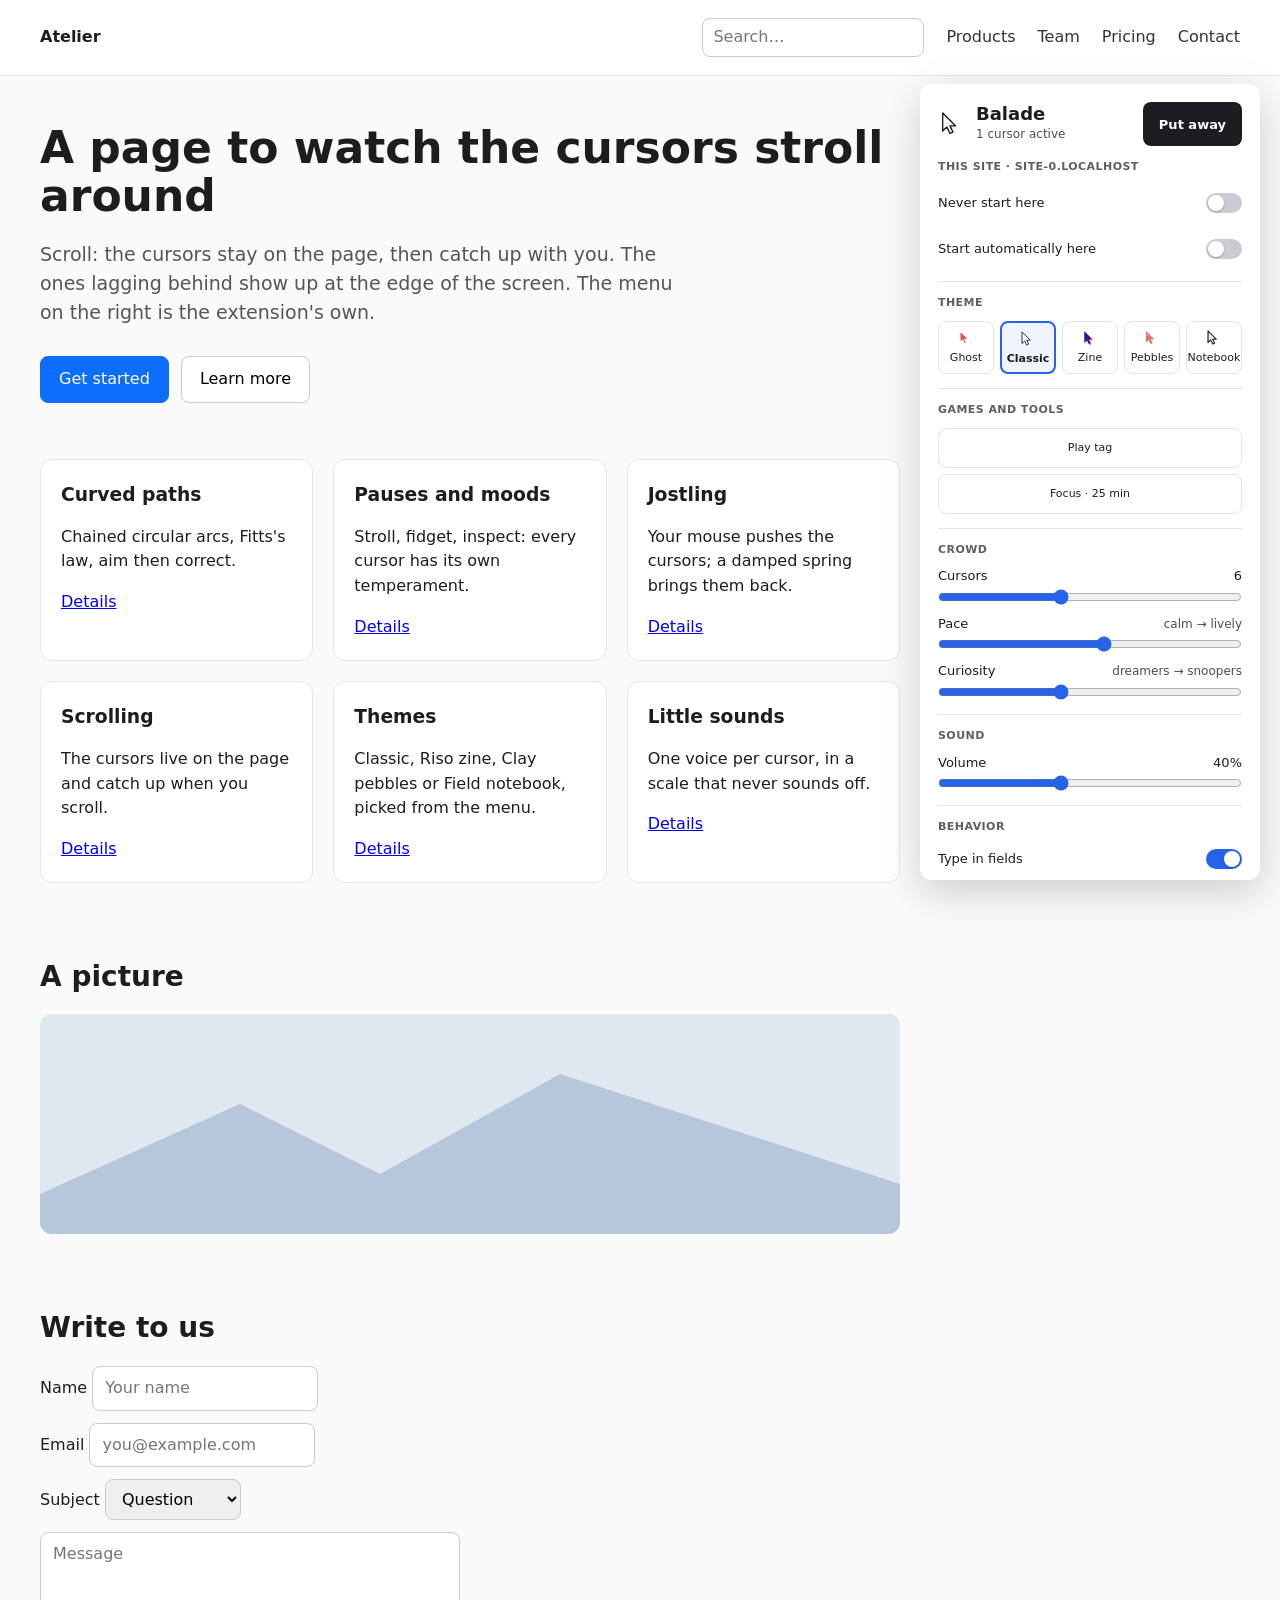
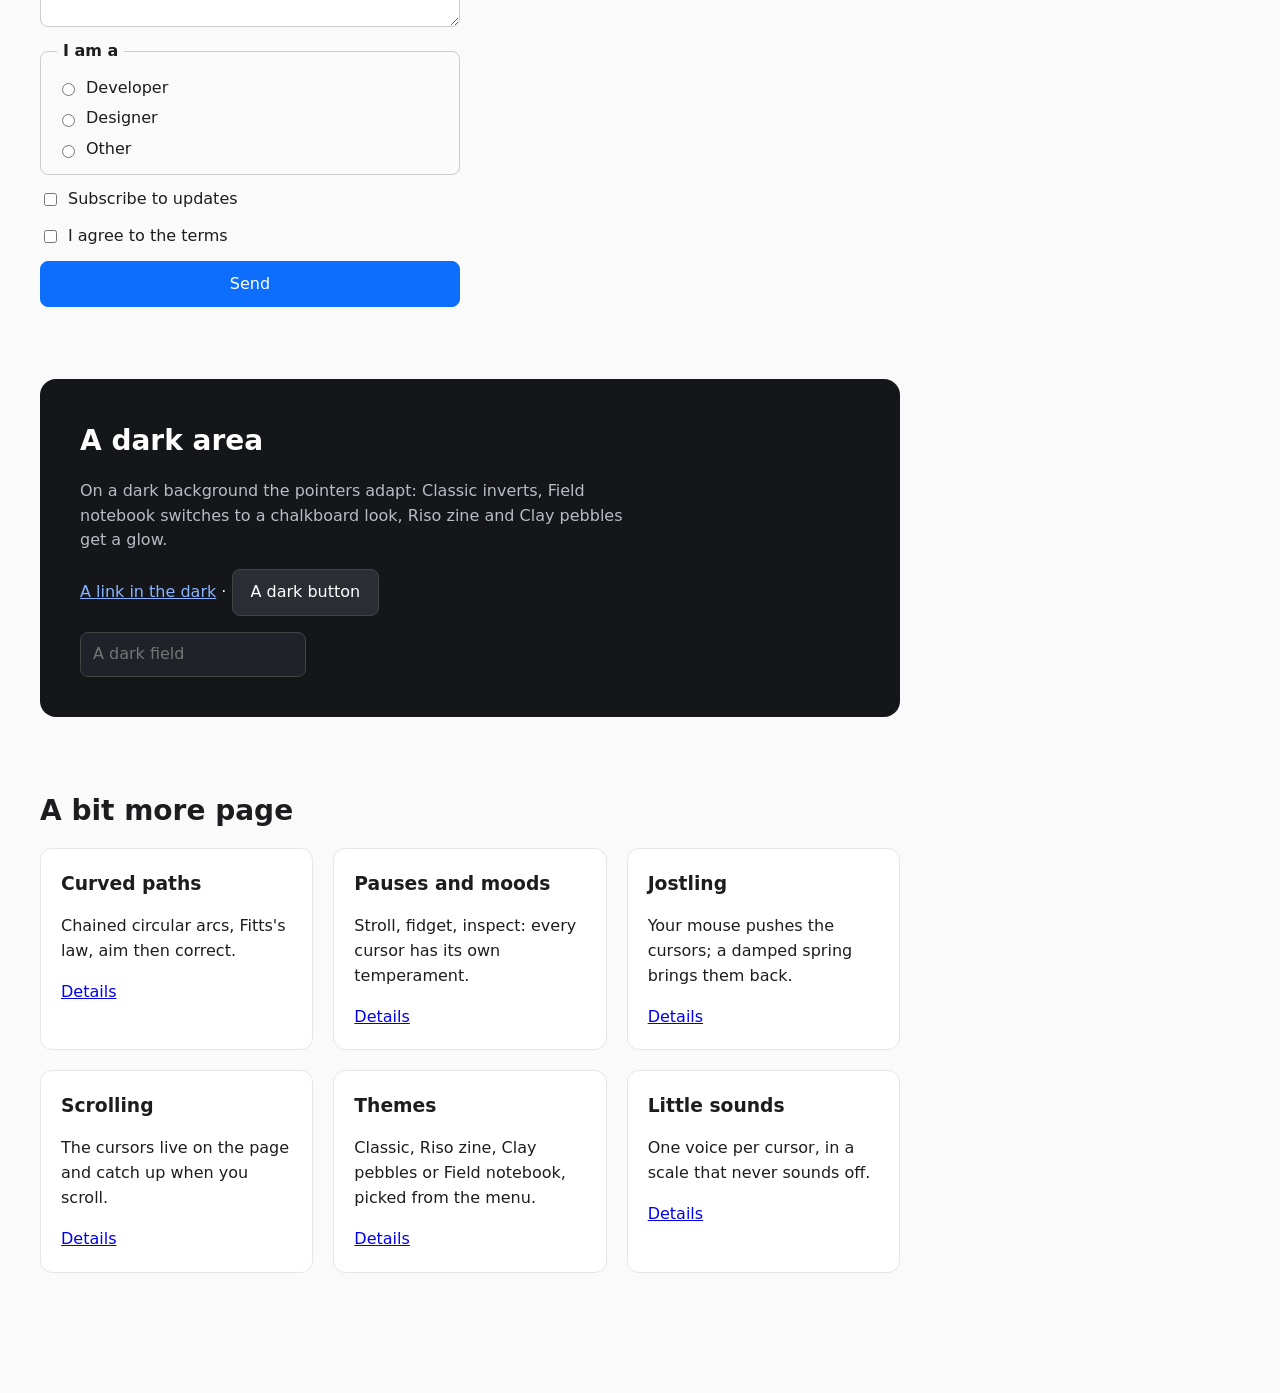
<file: demo.html>
<!DOCTYPE html>
<html lang="en">
<head>
  <meta charset="utf-8">
  <meta name="viewport" content="width=device-width, initial-scale=1">
  <title>Balade — demo page</title>
  <style>
    body { font: 16px/1.55 system-ui, -apple-system, "Segoe UI", sans-serif; margin: 0; color: #1d1d1f; background: #fafafa; }
    header { display: flex; align-items: center; justify-content: space-between; padding: 18px 40px; background: #fff; border-bottom: 1px solid #e6e6e6; }
    nav { display: flex; align-items: center; }
    nav a { margin-left: 22px; color: #333; text-decoration: none; }
    main { max-width: 860px; margin: 0 0 0 40px; padding: 48px 0 120px; }
    h1 { font-size: 44px; line-height: 1.1; margin: 0 0 16px; }
    h2 { font-size: 28px; margin: 72px 0 16px; }
    .lead { font-size: 19px; color: #555; max-width: 640px; }
    .actions { margin: 28px 0 56px; display: flex; gap: 12px; }
    button { font: inherit; padding: 10px 18px; border-radius: 8px; border: 1px solid #ccc; background: #fff; cursor: pointer; }
    button.primary { background: #0d6efd; border-color: #0d6efd; color: #fff; }
    .grid { display: grid; grid-template-columns: repeat(3, 1fr); gap: 20px; }
    .card { background: #fff; border: 1px solid #e6e6e6; border-radius: 12px; padding: 20px; }
    .card h3 { margin: 0 0 8px; }
    .photo { height: 220px; border-radius: 12px; background: #dfe7f1; display: flex; align-items: center; justify-content: center; color: #567; }
    form { display: grid; gap: 12px; max-width: 420px; }
    input, select, textarea { font: inherit; padding: 9px 12px; border: 1px solid #ccc; border-radius: 8px; }
    .menu { position: fixed; right: 20px; top: 84px; width: 340px; height: calc(100vh - 104px); border: 0; border-radius: 12px; box-shadow: 0 12px 40px rgba(0,0,0,.18); background: #fff; z-index: 2147483647; }
  </style>
</head>
<body>
  <header>
    <strong>Atelier</strong>
    <nav><input type="search" placeholder="Search…" style="padding:6px 10px"><a href="#">Products</a><a href="#">Team</a><a href="#">Pricing</a><a href="#">Contact</a></nav>
  </header>
  <main>
    <h1>A page to watch the cursors stroll around</h1>
    <p class="lead">Scroll: the cursors stay on the page, then catch up with you. The ones lagging behind show up at the edge of the screen. The menu on the right is the extension's own.</p>
    <div class="actions">
      <button class="primary">Get started</button>
      <button>Learn more</button>
    </div>
    <div class="grid">
      <div class="card"><h3>Curved paths</h3><p>Chained circular arcs, Fitts's law, aim then correct.</p><a href="#">Details</a></div>
      <div class="card"><h3>Pauses and moods</h3><p>Stroll, fidget, inspect: every cursor has its own temperament.</p><a href="#">Details</a></div>
      <div class="card"><h3>Jostling</h3><p>Your mouse pushes the cursors; a damped spring brings them back.</p><a href="#">Details</a></div>
      <div class="card"><h3>Scrolling</h3><p>The cursors live on the page and catch up when you scroll.</p><a href="#">Details</a></div>
      <div class="card"><h3>Themes</h3><p>Classic, Riso zine, Clay pebbles or Field notebook, picked from the menu.</p><a href="#">Details</a></div>
      <div class="card"><h3>Little sounds</h3><p>One voice per cursor, in a scale that never sounds off.</p><a href="#">Details</a></div>
    </div>
    <h2>A picture</h2>
    <img class="photo" alt="Demo landscape" src="data:image/svg+xml,%3Csvg xmlns='http://www.w3.org/2000/svg' width='860' height='220'%3E%3Crect width='860' height='220' fill='%23dfe7f1'/%3E%3Cpath d='M0 180 L200 90 L340 160 L520 60 L860 170 L860 220 L0 220Z' fill='%23b6c7dc'/%3E%3C/svg%3E" style="width:100%">
    <h2>Write to us</h2>
    <form onsubmit="return false">
      <label>Name <input placeholder="Your name"></label>
      <label>Email <input type="email" placeholder="you@example.com"></label>
      <label>Subject
        <select><option>Question</option><option>Suggestion</option></select>
      </label>
      <textarea rows="3" placeholder="Message"></textarea>
      <fieldset style="border:1px solid #ccc;border-radius:8px;padding:12px 16px;margin:0">
        <legend style="padding:0 6px;font-weight:600">I am a</legend>
        <label style="display:flex;align-items:center;gap:8px;margin-bottom:6px"><input type="radio" name="role" value="dev"> Developer</label>
        <label style="display:flex;align-items:center;gap:8px;margin-bottom:6px"><input type="radio" name="role" value="design"> Designer</label>
        <label style="display:flex;align-items:center;gap:8px"><input type="radio" name="role" value="other"> Other</label>
      </fieldset>
      <label style="display:flex;align-items:center;gap:8px"><input type="checkbox" id="newsletter"> Subscribe to updates</label>
      <label style="display:flex;align-items:center;gap:8px"><input type="checkbox" id="agree"> I agree to the terms</label>
      <button class="primary">Send</button>
    </form>
    <section style="margin-top:72px;background:#14161a;color:#e8e8ea;padding:40px;border-radius:16px">
      <h2 style="margin-top:0;color:#fff">A dark area</h2>
      <p style="color:#b9bcc4;max-width:560px">On a dark background the pointers adapt: Classic inverts, Field notebook switches to a chalkboard look, Riso zine and Clay pebbles get a glow.</p>
      <p><a href="#" style="color:#8ab4ff">A link in the dark</a> · <button style="background:#2a2d33;color:#fff;border-color:#444">A dark button</button></p>
      <input placeholder="A dark field" style="background:#1f2228;color:#eee;border-color:#444">
    </section>
    <h2>A bit more page</h2>
    <div class="grid">
      <div class="card"><h3>Curved paths</h3><p>Chained circular arcs, Fitts's law, aim then correct.</p><a href="#">Details</a></div>
      <div class="card"><h3>Pauses and moods</h3><p>Stroll, fidget, inspect: every cursor has its own temperament.</p><a href="#">Details</a></div>
      <div class="card"><h3>Jostling</h3><p>Your mouse pushes the cursors; a damped spring brings them back.</p><a href="#">Details</a></div>
      <div class="card"><h3>Scrolling</h3><p>The cursors live on the page and catch up when you scroll.</p><a href="#">Details</a></div>
      <div class="card"><h3>Themes</h3><p>Classic, Riso zine, Clay pebbles or Field notebook, picked from the menu.</p><a href="#">Details</a></div>
      <div class="card"><h3>Little sounds</h3><p>One voice per cursor, in a scale that never sounds off.</p><a href="#">Details</a></div>
    </div>
  </main>

  <!-- The extension's menu, shown alongside so you can try it without installing. -->
  <iframe class="menu" src="popup/popup.html" title="Balade menu"></iframe>

  <!-- Same files, in the same order as lib/inject.js -->
  <script src="src/core/namespace.js"></script>
  <script src="src/core/I18n.js"></script>
  <script src="src/core/MathUtils.js"></script>
  <script src="src/core/Config.js"></script>
  <script src="src/core/Settings.js"></script>
  <script src="src/core/SvgSanitizer.js"></script>
  <script src="src/entities/Cursor.js"></script>
  <script src="src/motion/Path.js"></script>
  <script src="src/motion/Motion.js"></script>
  <script src="src/world/Stage.js"></script>
  <script src="src/world/Habits.js"></script>
  <script src="src/world/Predictor.js"></script>
  <script src="src/behaviors/Behavior.js"></script>
  <script src="src/behaviors/Arrive.js"></script>
  <script src="src/behaviors/Leave.js"></script>
  <script src="src/behaviors/Wander.js"></script>
  <script src="src/behaviors/Gather.js"></script>
  <script src="src/behaviors/Follow.js"></script>
  <script src="src/behaviors/Swarm.js"></script>
  <script src="src/behaviors/Anticipate.js"></script>
  <script src="src/behaviors/Flee.js"></script>
  <script src="src/behaviors/Guide.js"></script>
  <script src="src/behaviors/Companion.js"></script>
  <script src="src/render/Themes.js"></script>
  <script src="src/render/FontLoader.js"></script>
  <script src="src/render/Renderer.js"></script>
  <script src="src/audio/Sound.js"></script>
  <script src="src/engine/Engine.js"></script>
  <script src="src/main.js"></script>
  <script>
    Balade.toggle();
  </script>
</body>
</html>
</file>
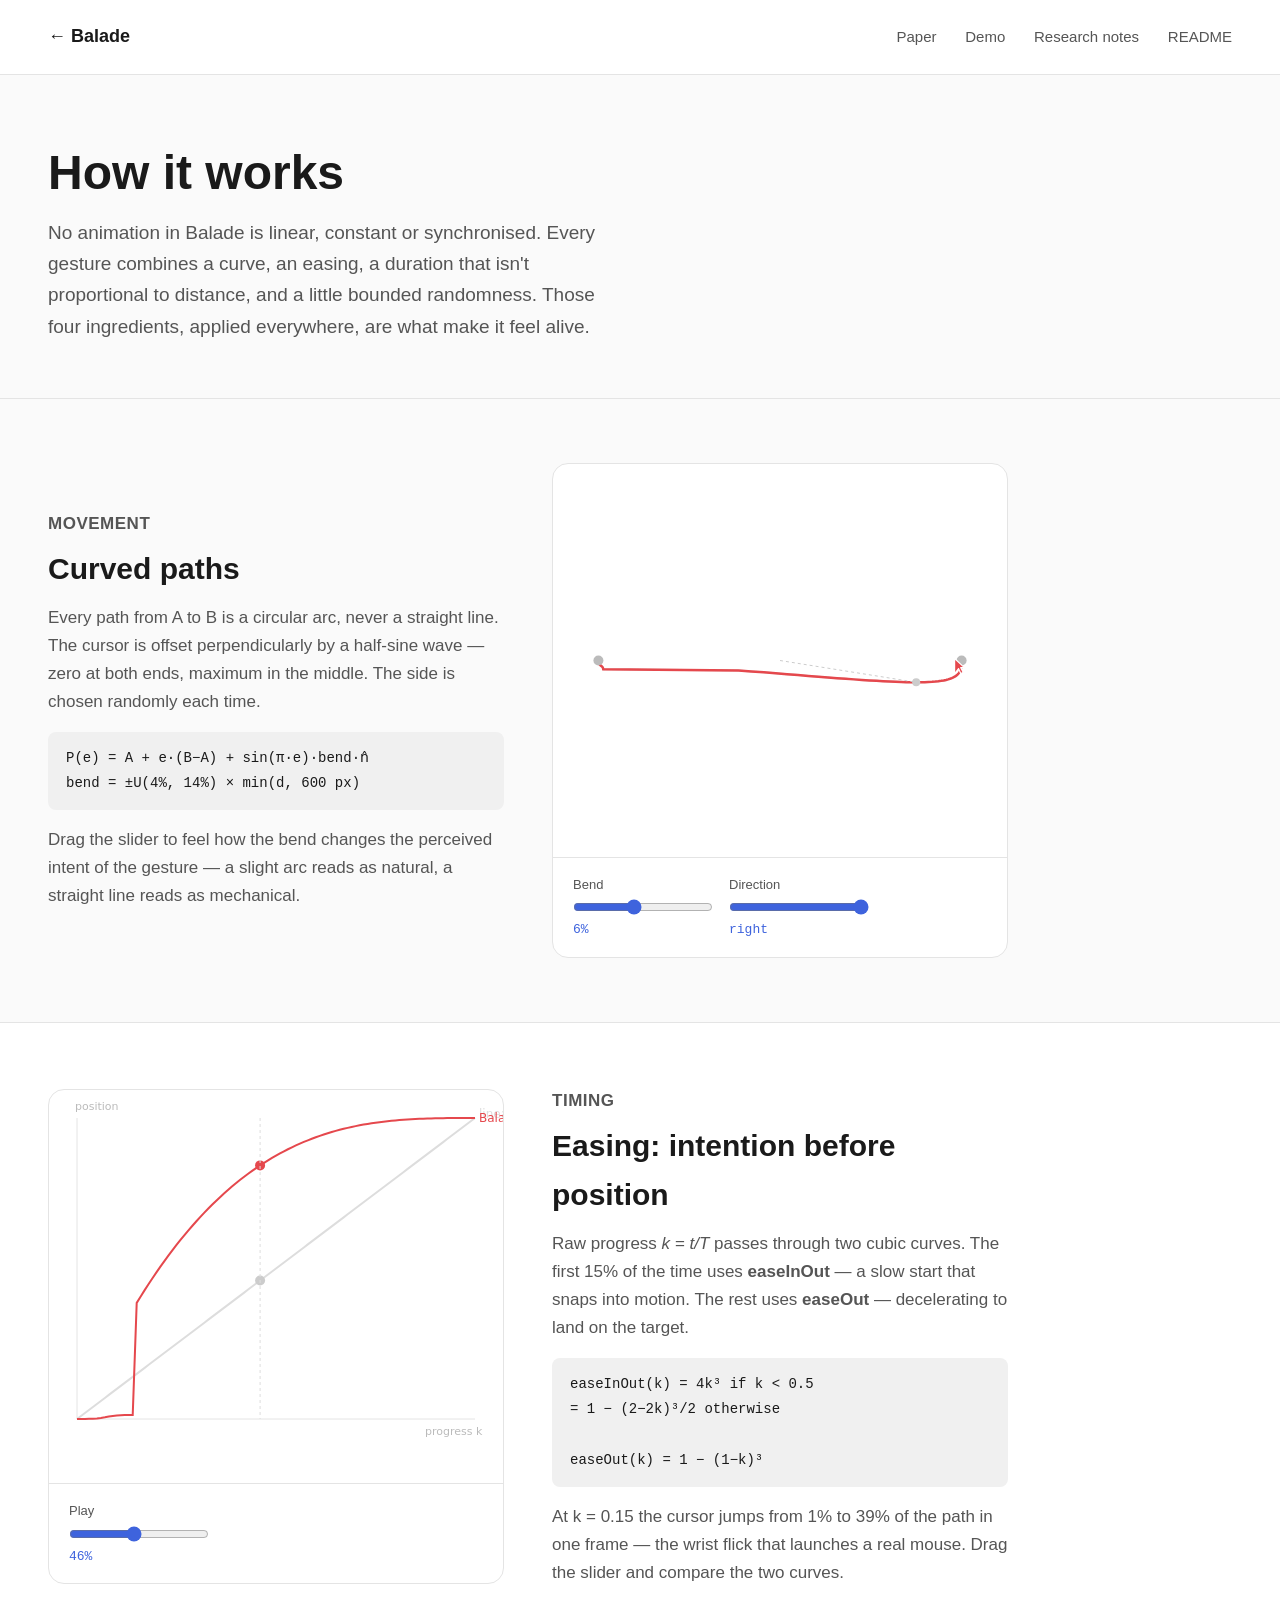
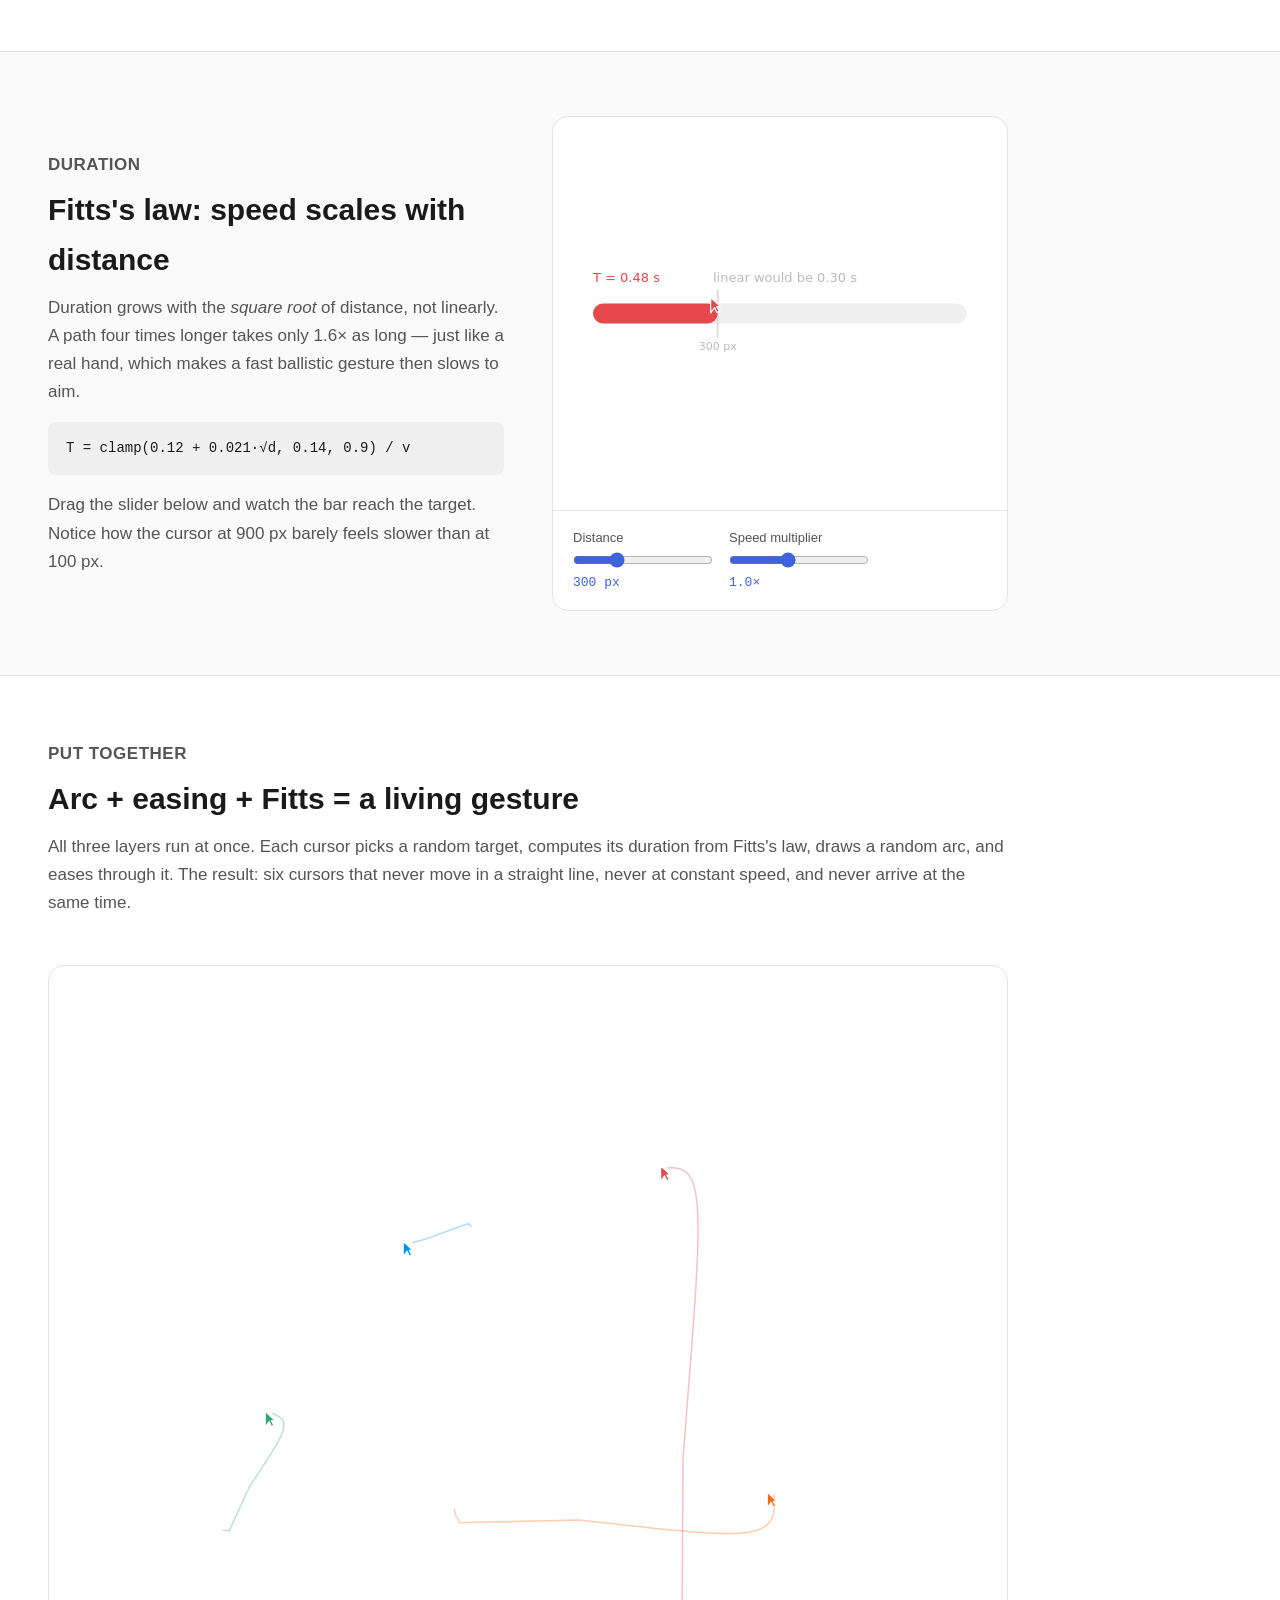
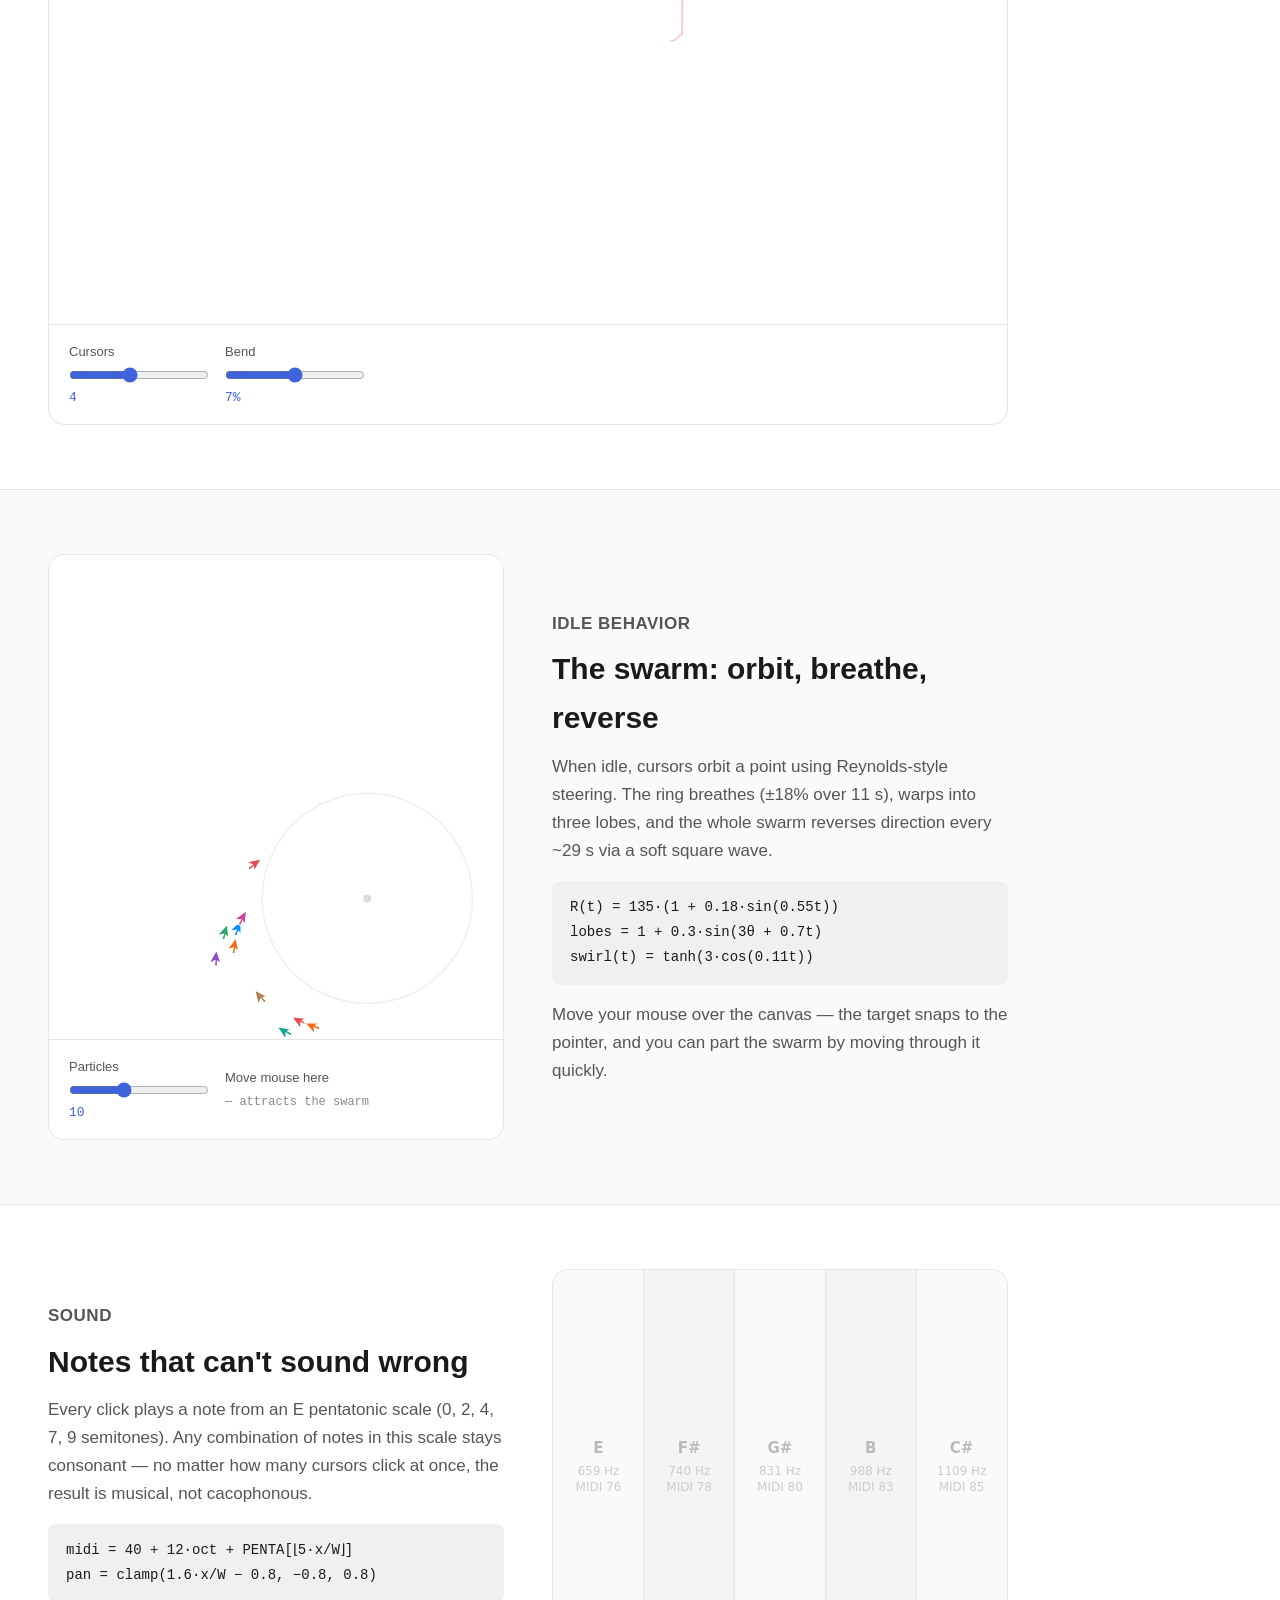
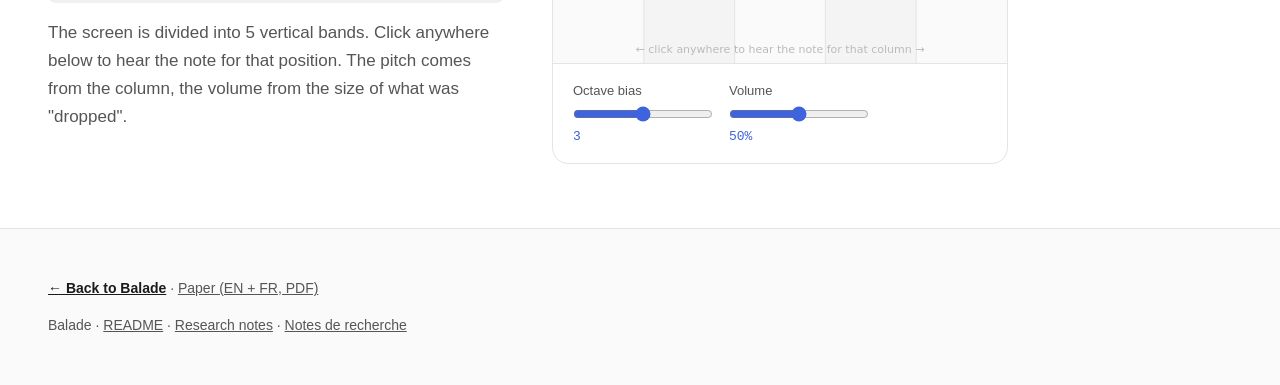
<file: docs/how-it-works.html>
<!DOCTYPE html>
<html lang="en">
<head>
<meta charset="utf-8">
<meta name="viewport" content="width=device-width, initial-scale=1">
<title>Balade — How it works</title>
<style>
  :root {
    --ink: #1a1a1a;
    --soft: #555;
    --rule: #e4e4e4;
    --bg: #fafafa;
    --card: #fff;
    --accent: #3e63dd;
    --accent2: #E5484D;
    --accent3: #30A46C;
    --accent4: #F76B15;
    --font: -apple-system,BlinkMacSystemFont,"Segoe UI",Roboto,"Helvetica Neue",Arial,sans-serif;
  }
  * { box-sizing: border-box; margin: 0; padding: 0; }
  body { font: 17px/1.65 var(--font);
         color: var(--ink); background: var(--bg); }
  a { color: var(--accent); }
  header { padding: 22px 48px; background: var(--card); border-bottom: 1px solid var(--rule);
           display: flex; align-items: center; justify-content: space-between; }
  header strong { font-size: 18px; }
  header nav a { margin-left: 24px; text-decoration: none; color: var(--soft); font-size: 15px; }
  .hero { padding: 72px 48px 56px; max-width: 760px; }
  .hero h1 { font-size: 48px; line-height: 1.08; font-weight: 700; margin-bottom: 18px; }
  .hero p { font-size: 19px; color: var(--soft); max-width: 580px; }
  section { padding: 64px 48px; border-top: 1px solid var(--rule); }
  section:nth-child(even) { background: var(--card); }
  .wrap { max-width: 960px; display: grid; grid-template-columns: 1fr 1fr; gap: 48px; align-items: center; }
  .wrap.full { grid-template-columns: 1fr; }
  h2 { font-size: 30px; font-weight: 700; margin-bottom: 10px; }
  h3 { font-size: 17px; font-weight: 600; color: var(--soft); letter-spacing: .03em;
       text-transform: uppercase; margin-bottom: 6px; }
  p { color: var(--soft); margin-bottom: 14px; }
  p:last-child { margin-bottom: 0; }
  .formula { font-family: ui-monospace, "Cascadia Code", monospace; font-size: 14px;
             background: #f0f0f0; border-radius: 8px; padding: 14px 18px; margin: 16px 0;
             color: var(--ink); line-height: 1.8; overflow-x: auto; }
  .canvas-wrap { background: var(--card); border: 1px solid var(--rule); border-radius: 16px;
                 overflow: hidden; }
  canvas { display: block; width: 100%; }
  .controls { padding: 16px 20px; border-top: 1px solid var(--rule); display: flex;
              flex-wrap: wrap; gap: 16px; align-items: center; }
  .ctl { display: flex; flex-direction: column; gap: 4px; }
  .ctl label { font-size: 13px; color: var(--soft); font-weight: 500; }
  .ctl input[type=range] { width: 140px; accent-color: var(--accent); }
  .ctl output { font-size: 13px; font-family: ui-monospace, monospace; color: var(--accent); }
  .pill { display: inline-block; background: var(--accent); color: #fff; border-radius: 100px;
          font-size: 13px; font-weight: 600; padding: 3px 11px; margin-right: 6px; vertical-align: middle; }
  .pill.red { background: var(--accent2); }
  .pill.green { background: var(--accent3); }
  .pill.orange { background: var(--accent4); }
  footer { padding: 48px; border-top: 1px solid var(--rule); color: var(--soft); font-size: 14px; }
  footer a { color: inherit; }
</style>
</head>
<body>

<header>
  <strong><a href="index.html" style="text-decoration:none;color:inherit">← Balade</a></strong>
  <nav>
    <a href="index.html#paper">Paper</a>
    <a href="../demo.html">Demo</a>
    <a href="research.en.md">Research notes</a>
    <a href="../README.md">README</a>
  </nav>
</header>

<div class="hero">
  <h1>How it works</h1>
  <p>No animation in Balade is linear, constant or synchronised. Every gesture
     combines a curve, an easing, a duration that isn't proportional to distance,
     and a little bounded randomness. Those four ingredients, applied everywhere,
     are what make it feel alive.</p>
</div>

<!-- ═══════════════════════════════ 1. ARC PATHS ═══════════════════════════════ -->
<section>
  <div class="wrap">
    <div>
      <h3>Movement</h3>
      <h2>Curved paths</h2>
      <p>Every path from A to B is a circular arc, never a straight line.
         The cursor is offset perpendicularly by a half-sine wave — zero at
         both ends, maximum in the middle. The side is chosen randomly each time.</p>
      <div class="formula">P(e) = A + e·(B−A) + sin(π·e)·bend·n̂<br>
bend = ±U(4%, 14%) × min(d, 600 px)</div>
      <p>Drag the slider to feel how the bend changes the perceived intent
         of the gesture — a slight arc reads as natural, a straight line reads as mechanical.</p>
    </div>
    <div class="canvas-wrap">
      <canvas id="c-arc" height="260"></canvas>
      <div class="controls">
        <div class="ctl">
          <label>Bend</label>
          <input type="range" id="s-bend" min="0" max="140" value="60">
          <output id="o-bend">6%</output>
        </div>
        <div class="ctl">
          <label>Direction</label>
          <input type="range" id="s-side" min="-1" max="1" step="2" value="1">
          <output id="o-side">right</output>
        </div>
      </div>
    </div>
  </div>
</section>

<!-- ═══════════════════════════════ 2. EASING ═══════════════════════════════ -->
<section>
  <div class="wrap">
    <div class="canvas-wrap">
      <canvas id="c-ease" height="260"></canvas>
      <div class="controls">
        <div class="ctl">
          <label>Play</label>
          <input type="range" id="s-ease-t" min="0" max="100" value="0">
          <output id="o-ease-t">0%</output>
        </div>
      </div>
    </div>
    <div>
      <h3>Timing</h3>
      <h2>Easing: intention before position</h2>
      <p>Raw progress <em>k = t/T</em> passes through two cubic curves.
         The first 15% of the time uses <strong>easeInOut</strong> — a slow
         start that snaps into motion. The rest uses <strong>easeOut</strong>
         — decelerating to land on the target.</p>
      <div class="formula">easeInOut(k) = 4k³  if k &lt; 0.5<br>
           = 1 − (2−2k)³/2  otherwise<br><br>
easeOut(k)   = 1 − (1−k)³</div>
      <p>At k = 0.15 the cursor jumps from 1% to 39% of the path in
         one frame — the wrist flick that launches a real mouse. Drag the
         slider and compare the two curves.</p>
    </div>
  </div>
</section>

<!-- ═══════════════════════════════ 3. FITTS ═══════════════════════════════ -->
<section>
  <div class="wrap">
    <div>
      <h3>Duration</h3>
      <h2>Fitts's law: speed scales with distance</h2>
      <p>Duration grows with the <em>square root</em> of distance, not linearly.
         A path four times longer takes only 1.6× as long — just like a real hand,
         which makes a fast ballistic gesture then slows to aim.</p>
      <div class="formula">T = clamp(0.12 + 0.021·√d, 0.14, 0.9) / v</div>
      <p>Drag the slider below and watch the bar reach the target.
         Notice how the cursor at 900 px barely feels slower than at 100 px.</p>
    </div>
    <div class="canvas-wrap">
      <canvas id="c-fitts" height="260"></canvas>
      <div class="controls">
        <div class="ctl">
          <label>Distance</label>
          <input type="range" id="s-dist" min="50" max="900" value="300">
          <output id="o-dist">300 px</output>
        </div>
        <div class="ctl">
          <label>Speed multiplier</label>
          <input type="range" id="s-speed" min="0.3" max="2" step="0.1" value="1">
          <output id="o-speed">1.0×</output>
        </div>
      </div>
    </div>
  </div>
</section>

<!-- ═══════════════════════════════ 4. COMBINED ═══════════════════════════════ -->
<section>
  <div class="wrap full">
    <div>
      <h3>Put together</h3>
      <h2>Arc + easing + Fitts = a living gesture</h2>
      <p>All three layers run at once. Each cursor picks a random target, computes
         its duration from Fitts's law, draws a random arc, and eases through it.
         The result: six cursors that never move in a straight line, never at constant
         speed, and never arrive at the same time.</p>
    </div>
    <div class="canvas-wrap" style="margin-top:0">
      <canvas id="c-combined" height="300"></canvas>
      <div class="controls">
        <div class="ctl">
          <label>Cursors</label>
          <input type="range" id="s-n" min="1" max="8" value="4">
          <output id="o-n">4</output>
        </div>
        <div class="ctl">
          <label>Bend</label>
          <input type="range" id="s-cbend" min="0" max="140" value="70">
          <output id="o-cbend">7%</output>
        </div>
      </div>
    </div>
  </div>
</section>

<!-- ═══════════════════════════════ 5. SWARM ═══════════════════════════════ -->
<section>
  <div class="wrap">
    <div class="canvas-wrap">
      <canvas id="c-swarm" height="320"></canvas>
      <div class="controls">
        <div class="ctl">
          <label>Particles</label>
          <input type="range" id="s-swarm-n" min="4" max="20" value="10">
          <output id="o-swarm-n">10</output>
        </div>
        <div class="ctl">
          <label>Move mouse here</label>
          <output id="o-swarm-info" style="font-size:12px;color:#888">— attracts the swarm</output>
        </div>
      </div>
    </div>
    <div>
      <h3>Idle behavior</h3>
      <h2>The swarm: orbit, breathe, reverse</h2>
      <p>When idle, cursors orbit a point using Reynolds-style steering.
         The ring breathes (±18% over 11 s), warps into three lobes, and
         the whole swarm reverses direction every ~29 s via a soft square wave.</p>
      <div class="formula">R(t) = 135·(1 + 0.18·sin(0.55t))<br>
lobes = 1 + 0.3·sin(3θ + 0.7t)<br>
swirl(t) = tanh(3·cos(0.11t))</div>
      <p>Move your mouse over the canvas — the target snaps to the pointer,
         and you can part the swarm by moving through it quickly.</p>
    </div>
  </div>
</section>

<!-- ═══════════════════════════════ 6. SOUND ═══════════════════════════════ -->
<section>
  <div class="wrap">
    <div>
      <h3>Sound</h3>
      <h2>Notes that can't sound wrong</h2>
      <p>Every click plays a note from an E pentatonic scale (0, 2, 4, 7, 9 semitones).
         Any combination of notes in this scale stays consonant — no matter how many
         cursors click at once, the result is musical, not cacophonous.</p>
      <div class="formula">midi = 40 + 12·oct + PENTA[⌊5·x/W⌋]<br>
pan  = clamp(1.6·x/W − 0.8, −0.8, 0.8)</div>
      <p>The screen is divided into 5 vertical bands. Click anywhere below
         to hear the note for that position. The pitch comes from the column,
         the volume from the size of what was "dropped".</p>
    </div>
    <div class="canvas-wrap">
      <canvas id="c-sound" height="260"></canvas>
      <div class="controls">
        <div class="ctl">
          <label>Octave bias</label>
          <input type="range" id="s-oct" min="1" max="5" value="3">
          <output id="o-oct">3</output>
        </div>
        <div class="ctl">
          <label>Volume</label>
          <input type="range" id="s-vol" min="0" max="1" step="0.05" value="0.5">
          <output id="o-vol">50%</output>
        </div>
      </div>
    </div>
  </div>
</section>

<footer>
  <p><a href="index.html" style="font-weight:700;color:var(--ink)">← Back to Balade</a> ·
     <a href="index.html#paper">Paper (EN + FR, PDF)</a></p>
  <p style="margin-top:12px">Balade · <a href="../README.md">README</a> · <a href="research.en.md">Research notes</a>
     · <a href="research.fr.md">Notes de recherche</a></p>
</footer>

<script>
// ─── Shared utilities ────────────────────────────────────────────────────────

const PALETTE = ["#E5484D","#F76B15","#30A46C","#0090FF","#8E4EC6","#D6409F","#12A594","#AD7F58"];

function easeInOut(k) {
  return k < 0.5 ? 4*k*k*k : 1 - Math.pow(2 - 2*k, 3) / 2;
}
function easeOut(k) {
  return 1 - Math.pow(1 - k, 3);
}
function ease(k) {
  return k < 0.15 ? easeInOut(k / 0.15) * easeInOut(0.15) + (easeOut(k) - easeOut(0)) * 0
    : easeOut(k);
}
function fittsT(d, v = 1) {
  return Math.max(0.14, Math.min(0.9, 0.12 + 0.021 * Math.sqrt(d))) / v;
}
function arcPoint(A, B, e, bend) {
  const dx = B.x - A.x, dy = B.y - A.y;
  const len = Math.hypot(dx, dy) || 1;
  const nx = -dy / len, ny = dx / len;
  const ek = ease(e);
  const offset = Math.sin(Math.PI * e) * bend;
  return { x: A.x + ek * dx + offset * nx, y: A.y + ek * dy + offset * ny };
}
function dpr(canvas) {
  const r = window.devicePixelRatio || 1;
  const rect = canvas.getBoundingClientRect();
  canvas.width = rect.width * r;
  canvas.height = rect.height * r;
  const ctx = canvas.getContext("2d");
  ctx.scale(r, r);
  return { ctx, W: rect.width, H: rect.height };
}
function dot(ctx, x, y, r, color) {
  ctx.beginPath(); ctx.arc(x, y, r, 0, Math.PI*2);
  ctx.fillStyle = color; ctx.fill();
}
function arrow(ctx, x, y, color, size = 14) {
  ctx.save();
  ctx.translate(x, y);
  ctx.beginPath();
  // Simple arrow shape
  ctx.moveTo(0, 0); ctx.lineTo(0, size * 1.1); ctx.lineTo(size*0.28, size*0.72);
  ctx.lineTo(size*0.44, size*1.07); ctx.lineTo(size*0.62, size*0.99);
  ctx.lineTo(size*0.44, size*0.65); ctx.lineTo(size*0.7, size*0.65); ctx.closePath();
  ctx.fillStyle = color; ctx.fill();
  ctx.strokeStyle = "#fff"; ctx.lineWidth = 1.2; ctx.lineJoin = "round"; ctx.stroke();
  ctx.restore();
}

// ─── 1. Arc paths ────────────────────────────────────────────────────────────

(function() {
  const canvas = document.getElementById("c-arc");
  const sBend = document.getElementById("s-bend");
  const oBend = document.getElementById("o-bend");
  const sSide = document.getElementById("s-side");
  const oSide = document.getElementById("o-side");
  let t = 0, playing = true;

  function draw() {
    const { ctx, W, H } = dpr(canvas);
    const bendPct = +sBend.value / 1000;
    const side = +sSide.value;
    oBend.value = (+sBend.value / 10).toFixed(0) + "%";
    oSide.value = side > 0 ? "right" : "left";

    const A = { x: W * 0.1, y: H * 0.5 };
    const B = { x: W * 0.9, y: H * 0.5 };
    const d = Math.hypot(B.x - A.x, B.y - A.y);
    const bend = side * bendPct * Math.min(d, 600);

    // Draw ghost path
    ctx.beginPath();
    for (let i = 0; i <= 60; i++) {
      const p = arcPoint(A, B, i / 60, bend);
      i === 0 ? ctx.moveTo(p.x, p.y) : ctx.lineTo(p.x, p.y);
    }
    ctx.strokeStyle = "#ddd"; ctx.lineWidth = 2; ctx.stroke();

    // Draw traveled path
    ctx.beginPath();
    for (let i = 0; i <= 60; i++) {
      const e = i / 60;
      if (e > t) break;
      const p = arcPoint(A, B, e, bend);
      i === 0 ? ctx.moveTo(p.x, p.y) : ctx.lineTo(p.x, p.y);
    }
    ctx.strokeStyle = PALETTE[0]; ctx.lineWidth = 2.5; ctx.stroke();

    // Endpoints
    dot(ctx, A.x, A.y, 5, "#bbb");
    dot(ctx, B.x, B.y, 5, "#bbb");

    // Cursor
    const cp = arcPoint(A, B, Math.min(t, 1), bend);
    arrow(ctx, cp.x - 7, cp.y - 2, PALETTE[0], 14);

    // Midpoint arc indicator
    const mid = arcPoint(A, B, 0.5, bend);
    ctx.beginPath(); ctx.moveTo((A.x+B.x)/2, (A.y+B.y)/2);
    ctx.lineTo(mid.x, mid.y);
    ctx.setLineDash([3, 3]); ctx.strokeStyle = "#ccc"; ctx.lineWidth = 1; ctx.stroke();
    ctx.setLineDash([]);
    dot(ctx, mid.x, mid.y, 4, "#ccc");
  }

  let last = null;
  function loop(ts) {
    if (!last) last = ts;
    const dt = (ts - last) / 1000; last = ts;
    t = (t + dt * 0.5) % 1.3;
    draw();
    requestAnimationFrame(loop);
  }
  requestAnimationFrame(loop);
  sBend.oninput = sSide.oninput = draw;
})();

// ─── 2. Easing ───────────────────────────────────────────────────────────────

(function() {
  const canvas = document.getElementById("c-ease");
  const sT = document.getElementById("s-ease-t");
  const oT = document.getElementById("o-ease-t");
  let autoT = 0, dragging = false;

  function draw(t) {
    const { ctx, W, H } = dpr(canvas);
    const pad = 28;
    const tw = W - pad * 2, th = H - pad * 2 - 36;

    // Axes
    ctx.strokeStyle = "#e4e4e4"; ctx.lineWidth = 1;
    ctx.beginPath(); ctx.moveTo(pad, pad); ctx.lineTo(pad, pad + th);
    ctx.lineTo(pad + tw, pad + th); ctx.stroke();
    ctx.fillStyle = "#bbb"; ctx.font = "11px system-ui";
    ctx.fillText("progress k", pad + tw - 50, pad + th + 16);
    ctx.fillText("position", pad - 2, pad - 8);

    function plotCurve(fn, color, label, yOff) {
      ctx.beginPath();
      for (let i = 0; i <= 100; i++) {
        const kk = i / 100;
        const x = pad + kk * tw;
        const y = pad + (1 - fn(kk)) * th;
        i === 0 ? ctx.moveTo(x, y) : ctx.lineTo(x, y);
      }
      ctx.strokeStyle = color; ctx.lineWidth = 2; ctx.stroke();
      ctx.fillStyle = color; ctx.font = "12px system-ui";
      ctx.fillText(label, pad + tw + 4, pad + (1 - fn(1)) * th + yOff);
    }
    plotCurve((k) => k, "#ddd", "linear", 0);
    plotCurve(ease, PALETTE[0], "Balade", 4);

    // Cursor dots at t
    const k = t / 100;
    function dotAt(fn, color) {
      const x = pad + k * tw;
      const y = pad + (1 - fn(k)) * th;
      dot(ctx, x, y, 5, color);
    }
    dotAt((k) => k, "#ccc");
    dotAt(ease, PALETTE[0]);

    // Vertical line at t
    const x = pad + k * tw;
    ctx.beginPath(); ctx.moveTo(x, pad); ctx.lineTo(x, pad + th);
    ctx.setLineDash([3, 3]); ctx.strokeStyle = "#ddd"; ctx.lineWidth = 1; ctx.stroke();
    ctx.setLineDash([]);
  }

  let last = null;
  function loop(ts) {
    if (!last) last = ts;
    const dt = (ts - last) / 1000; last = ts;
    if (!dragging) {
      autoT = (autoT + dt * 20) % 110;
      sT.value = Math.min(100, autoT);
    }
    oT.value = Math.round(+sT.value) + "%";
    draw(+sT.value);
    requestAnimationFrame(loop);
  }
  requestAnimationFrame(loop);
  sT.addEventListener("mousedown", () => { dragging = true; });
  sT.addEventListener("mouseup", () => { dragging = false; autoT = +sT.value; });
  sT.oninput = () => draw(+sT.value);
})();

// ─── 3. Fitts ────────────────────────────────────────────────────────────────

(function() {
  const canvas = document.getElementById("c-fitts");
  const sDist = document.getElementById("s-dist");
  const oDist = document.getElementById("o-dist");
  const sSpeed = document.getElementById("s-speed");
  const oSpeed = document.getElementById("o-speed");
  let t = 0, prev = 0;

  function draw() {
    const { ctx, W, H } = dpr(canvas);
    const d = +sDist.value;
    const v = +sSpeed.value;
    const T = fittsT(d, v);
    oDist.value = d + " px";
    oSpeed.value = v.toFixed(1) + "×";

    const margin = 40;
    const availW = W - margin * 2;

    // Background bar
    ctx.fillStyle = "#f0f0f0"; ctx.beginPath();
    ctx.roundRect(margin, H/2 - 10, availW, 20, 10); ctx.fill();

    // Target line
    const targetX = margin + (d / 900) * availW;
    ctx.strokeStyle = "#ddd"; ctx.lineWidth = 2;
    ctx.beginPath(); ctx.moveTo(targetX, H/2 - 24); ctx.lineTo(targetX, H/2 + 24); ctx.stroke();
    ctx.fillStyle = "#bbb"; ctx.font = "11px system-ui"; ctx.textAlign = "center";
    ctx.fillText(d + " px", targetX, H/2 + 36);

    // Progress
    const e = ease(Math.min(t / T, 1));
    const cursorX = margin + e * (d / 900) * availW;
    ctx.fillStyle = PALETTE[0]; ctx.beginPath();
    ctx.roundRect(margin, H/2 - 10, cursorX - margin, 20, 10); ctx.fill();
    arrow(ctx, cursorX - 7, H/2 - 16, PALETTE[0], 14);

    // Duration label
    ctx.textAlign = "left"; ctx.fillStyle = PALETTE[0]; ctx.font = "13px system-ui";
    ctx.fillText("T = " + T.toFixed(2) + " s", margin, H/2 - 32);

    // Comparison: linear duration would be d/900 * T_max
    const linearT = (d / 900) * 0.9;
    ctx.fillStyle = "#bbb";
    ctx.fillText("linear would be " + linearT.toFixed(2) + " s", margin + 120, H/2 - 32);
  }

  let last = null;
  function loop(ts) {
    if (!last) last = ts;
    const dt = (ts - last) / 1000; last = ts;
    t += dt;
    const d = +sDist.value, v = +sSpeed.value;
    if (t > fittsT(d, v) + 0.4) t = 0;
    draw();
    requestAnimationFrame(loop);
  }
  requestAnimationFrame(loop);
  sDist.oninput = sSpeed.oninput = () => { t = 0; };
})();

// ─── 4. Combined ─────────────────────────────────────────────────────────────

(function() {
  const canvas = document.getElementById("c-combined");
  const sN = document.getElementById("s-n");
  const oN = document.getElementById("o-n");
  const sCbend = document.getElementById("s-cbend");
  const oCbend = document.getElementById("o-cbend");

  let agents = [];
  function mkAgent(i, W, H) {
    const A = { x: Math.random() * W * 0.8 + W * 0.1, y: Math.random() * H * 0.7 + H * 0.15 };
    const B = { x: Math.random() * W * 0.8 + W * 0.1, y: Math.random() * H * 0.7 + H * 0.15 };
    const d = Math.hypot(B.x - A.x, B.y - A.y);
    const bendPct = (Math.random() * 0.1 + 0.04) * (+sCbend.value / 70);
    const bend = (Math.random() < 0.5 ? 1 : -1) * bendPct * Math.min(d, 600);
    const T = fittsT(d, 0.7 + Math.random() * 0.6);
    return { A, B, d, bend, T, t: Math.random() * T, color: PALETTE[i % PALETTE.length] };
  }

  function ensureAgents(n, W, H) {
    while (agents.length < n) agents.push(mkAgent(agents.length, W, H));
    agents.length = n;
  }

  let last = null;
  function loop(ts) {
    if (!last) last = ts;
    const dt = (ts - last) / 1000; last = ts;
    const { ctx, W, H } = dpr(canvas);
    const n = +sN.value;
    oN.value = n;
    oCbend.value = (+sCbend.value / 10).toFixed(0) + "%";
    ensureAgents(n, W, H);

    for (const ag of agents) {
      ag.t += dt;
      if (ag.t > ag.T + 0.3) {
        // new target
        ag.A = { ...arcPoint(ag.A, ag.B, 1, ag.bend) };
        ag.B = { x: Math.random() * W * 0.8 + W * 0.1, y: Math.random() * H * 0.7 + H * 0.15 };
        const d2 = Math.hypot(ag.B.x - ag.A.x, ag.B.y - ag.A.y);
        const bp = (Math.random() * 0.1 + 0.04) * (+sCbend.value / 70);
        ag.bend = (Math.random() < 0.5 ? 1 : -1) * bp * Math.min(d2, 600);
        ag.T = fittsT(d2, 0.7 + Math.random() * 0.6);
        ag.d = d2; ag.t = 0;
      }
      // draw trail
      ctx.beginPath();
      const steps = 40;
      for (let i = 0; i <= steps; i++) {
        const e = i / steps;
        if (e > ag.t / ag.T) break;
        const p = arcPoint(ag.A, ag.B, e, ag.bend);
        i === 0 ? ctx.moveTo(p.x, p.y) : ctx.lineTo(p.x, p.y);
      }
      ctx.strokeStyle = ag.color + "55"; ctx.lineWidth = 1.5; ctx.stroke();

      const cp = arcPoint(ag.A, ag.B, Math.min(ag.t / ag.T, 1), ag.bend);
      arrow(ctx, cp.x - 7, cp.y - 2, ag.color, 14);
    }
    requestAnimationFrame(loop);
  }
  requestAnimationFrame(loop);
  sN.oninput = sCbend.oninput = () => {};
})();

// ─── 5. Swarm ────────────────────────────────────────────────────────────────

(function() {
  const canvas = document.getElementById("c-swarm");
  const sSwarmN = document.getElementById("s-swarm-n");
  const oSwarmN = document.getElementById("o-swarm-n");
  let mouse = null;
  canvas.addEventListener("mousemove", (e) => {
    const r = canvas.getBoundingClientRect();
    mouse = { x: e.clientX - r.left, y: e.clientY - r.top };
  });
  canvas.addEventListener("mouseleave", () => { mouse = null; });

  let particles = [];
  function ensureParticles(n) {
    while (particles.length < n) {
      const ang = Math.random() * Math.PI * 2;
      particles.push({
        x: 0, y: 0, vx: 0, vy: 0,
        orbit: 70 + Math.random() * 100,
        spin: 0.8 + Math.random() * 1.0,
        curl: (Math.random() - 0.5) * 2,
        speed: 300 + Math.random() * 450,
        force: 700 + Math.random() * 1100,
        color: PALETTE[particles.length % PALETTE.length]
      });
    }
    particles.length = n;
  }

  let time = 0, last = null;
  function loop(ts) {
    if (!last) last = ts;
    const dt = Math.min((ts - last) / 1000, 0.05); last = ts;
    time += dt;
    const n = +sSwarmN.value; oSwarmN.value = n;
    ensureParticles(n);
    const { ctx, W, H } = dpr(canvas);
    const cx = W / 2, cy = H / 2;

    const target = mouse || {
      x: cx + 0.28 * W * Math.sin(0.37 * time),
      y: cy + 0.25 * H * Math.sin(0.53 * time + 1)
    };

    const R = 90 * (1 + 0.18 * Math.sin(0.55 * time));
    const swirl = Math.tanh(3 * Math.cos(0.11 * time));

    for (const p of particles) {
      const dx = p.x - target.x, dy = p.y - target.y;
      const dist = Math.hypot(dx, dy) || 1;
      const nx = dx / dist, ny = dy / dist;
      const tx = -ny, ty = nx;
      const theta = Math.atan2(dy, dx);
      const rc = R * (1 + 0.3 * Math.sin(3 * theta + 0.7 * time)) + 0.55 * (p.orbit - 120);
      const rad = Math.max(-2600, Math.min(1400, 4 * (rc - dist)));
      const tang = 300 * (0.7 + 0.2 * p.spin) * swirl;
      const far = Math.max(0, Math.min(1, (dist - rc) / 600));
      const wx = (tang + 400 * p.curl * far) * tx + rad * nx;
      const wy = (tang + 400 * p.curl * far) * ty + rad * ny;
      const vmax = p.speed * (1.3 + Math.min(3.2, Math.max(0, dist - 180) / 90));
      const vlen = Math.hypot(p.vx, p.vy);
      let fx = 6 * (wx - p.vx), fy = 6 * (wy - p.vy);
      const fmax = p.force * (1.4 + Math.min(5, Math.max(0, dist - 180) / 50));
      const fl = Math.hypot(fx, fy);
      if (fl > fmax) { fx = fx / fl * fmax; fy = fy / fl * fmax; }
      p.vx += fx * dt; p.vy += fy * dt;
      const vl2 = Math.hypot(p.vx, p.vy);
      if (vl2 > vmax) { p.vx = p.vx / vl2 * vmax; p.vy = p.vy / vl2 * vmax; }
      p.x += p.vx * dt; p.y += p.vy * dt;
      if (!isFinite(p.x)) { p.x = target.x; p.y = target.y; p.vx = 0; p.vy = 0; }
    }

    // Draw ring guide
    ctx.beginPath();
    ctx.arc(target.x, target.y, R, 0, Math.PI * 2);
    ctx.strokeStyle = "#f0f0f0"; ctx.lineWidth = 1.5; ctx.stroke();

    // Target
    dot(ctx, target.x, target.y, 4, "#ddd");

    // Particles
    for (const p of particles) {
      const angle = Math.atan2(p.vy, p.vx) * 180 / Math.PI + 128;
      ctx.save();
      ctx.translate(p.x, p.y);
      ctx.rotate((angle * Math.PI / 180));
      ctx.beginPath();
      ctx.moveTo(0, 0); ctx.lineTo(0, 15.4); ctx.lineTo(3.9, 10.1);
      ctx.lineTo(6.1, 15.0); ctx.lineTo(8.7, 13.6); ctx.lineTo(6.4, 9.4);
      ctx.lineTo(10.5, 9.4); ctx.closePath();
      ctx.fillStyle = p.color; ctx.fill();
      ctx.strokeStyle = "#fff"; ctx.lineWidth = 1.2; ctx.stroke();
      ctx.restore();
    }
    requestAnimationFrame(loop);
  }
  // Init positions near center
  const { ctx, W, H } = dpr(canvas);
  for (let i = 0; i < 20; i++) {
    ensureParticles(1);
    particles[0].x = W / 2 + (Math.random() - 0.5) * 60;
    particles[0].y = H / 2 + (Math.random() - 0.5) * 60;
  }
  requestAnimationFrame(loop);
})();

// ─── 6. Sound / pentatonic ───────────────────────────────────────────────────

(function() {
  const canvas = document.getElementById("c-sound");
  const sOct = document.getElementById("s-oct");
  const oOct = document.getElementById("o-oct");
  const sVol = document.getElementById("s-vol");
  const oVol = document.getElementById("o-vol");
  const PENTA = [0, 2, 4, 7, 9];
  const NAMES = ["E", "F#", "G#", "B", "C#"];
  let audioCtx = null;
  let ripples = [];

  function getAudio() {
    if (!audioCtx) audioCtx = new (window.AudioContext || window.webkitAudioContext)();
    return audioCtx;
  }

  function playNote(x, W) {
    const oct = +sOct.value;
    const vol = +sVol.value;
    const band = Math.min(4, Math.floor(5 * x / W));
    const midi = 40 + 12 * oct + PENTA[band];
    const freq = 440 * Math.pow(2, (midi - 69) / 12);
    const ac = getAudio();
    const osc = ac.createOscillator();
    const gain = ac.createGain();
    const pan = ac.createStereoPanner();
    pan.pan.value = Math.max(-0.8, Math.min(0.8, 1.6 * x / W - 0.8));
    osc.connect(gain); gain.connect(pan); pan.connect(ac.destination);
    osc.frequency.value = freq;
    osc.type = "sine";
    gain.gain.setValueAtTime(vol * 0.4, ac.currentTime);
    gain.gain.exponentialRampToValueAtTime(0.0001, ac.currentTime + 1.6);
    osc.start(); osc.stop(ac.currentTime + 1.6);
    return { band, midi, freq };
  }

  canvas.addEventListener("click", (e) => {
    const r = canvas.getBoundingClientRect();
    const x = e.clientX - r.left;
    const { W } = dpr(canvas);
    const note = playNote(x, W);
    ripples.push({ x, y: r.height / 2, r: 5, maxR: 40, band: note.band, t: 0 });
  });

  function draw() {
    const { ctx, W, H } = dpr(canvas);
    const oct = +sOct.value; oOct.value = oct;
    const vol = +sVol.value; oVol.value = Math.round(vol * 100) + "%";
    const bw = W / 5;

    for (let i = 0; i < 5; i++) {
      const midi = 40 + 12 * oct + PENTA[i];
      const freq = 440 * Math.pow(2, (midi - 69) / 12);
      ctx.fillStyle = i % 2 === 0 ? "#fafafa" : "#f4f4f4";
      ctx.fillRect(i * bw, 0, bw, H);
      ctx.fillStyle = "#bbb";
      ctx.font = "bold 15px system-ui";
      ctx.textAlign = "center";
      ctx.fillText(NAMES[i], i * bw + bw / 2, H / 2 - 14);
      ctx.font = "12px system-ui";
      ctx.fillStyle = "#ccc";
      ctx.fillText(freq.toFixed(0) + " Hz", i * bw + bw / 2, H / 2 + 8);
      ctx.fillText("MIDI " + midi, i * bw + bw / 2, H / 2 + 24);
      // Band dividers
      if (i > 0) {
        ctx.strokeStyle = "#e4e4e4"; ctx.lineWidth = 1;
        ctx.beginPath(); ctx.moveTo(i * bw, 0); ctx.lineTo(i * bw, H); ctx.stroke();
      }
    }
    ctx.fillStyle = "#bbb"; ctx.font = "11px system-ui"; ctx.textAlign = "center";
    ctx.fillText("← click anywhere to hear the note for that column →", W / 2, H - 10);

    // Ripples
    ripples = ripples.filter(rp => rp.r < rp.maxR);
    for (const rp of ripples) {
      rp.r += 1.5; rp.t += 0.05;
      const alpha = 1 - rp.r / rp.maxR;
      ctx.beginPath(); ctx.arc(rp.x, H/2, rp.r, 0, Math.PI*2);
      ctx.strokeStyle = PALETTE[rp.band % PALETTE.length] + Math.round(alpha * 255).toString(16).padStart(2,"0");
      ctx.lineWidth = 2; ctx.stroke();
    }
  }

  function loop() { draw(); requestAnimationFrame(loop); }
  requestAnimationFrame(loop);
  sOct.oninput = sVol.oninput = draw;
})();
</script>
</body>
</html>
</file>
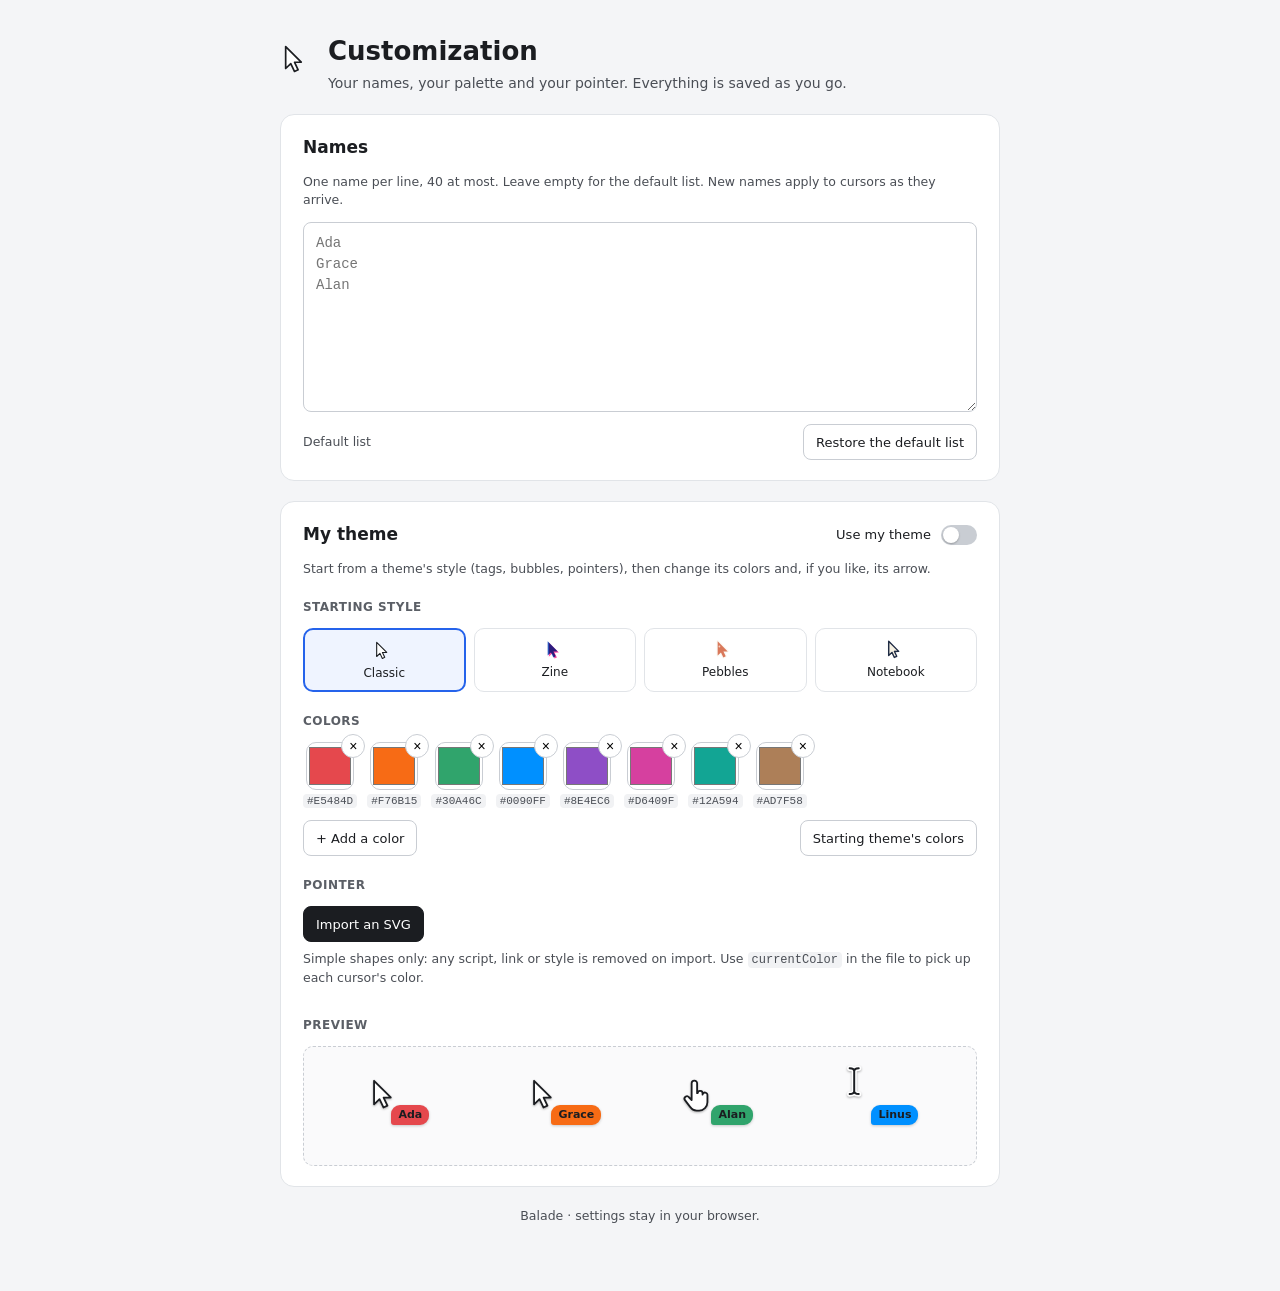
<file: options/options.html>
<!doctype html>
<html lang="en">
<head>
<meta charset="utf-8">
<meta name="viewport" content="width=device-width, initial-scale=1">
<title data-i18n="opt_title">Balade</title>
<link rel="stylesheet" href="options.css">
</head>
<body>
  <main class="page">
    <header class="top">
      <span class="logo" aria-hidden="true">
        <svg width="34" height="34" viewBox="0 0 24 24"><path d="M4 2.5 L4 18 L7.6 14.6 L10.2 20.1 L12.8 18.9 L10.3 13.6 L15 13.5 Z" fill="#fff" stroke="#1B1D21" stroke-width="1.2" stroke-linejoin="round"/></svg>
      </span>
      <div>
        <h1 data-i18n="opt_h1"></h1>
        <p class="sub" data-i18n="opt_sub"></p>
      </div>
      <p class="saved" id="saved" aria-live="polite"></p>
    </header>

    <section class="card" aria-labelledby="t-names">
      <h2 id="t-names" data-i18n="opt_names"></h2>
      <p class="hint" data-i18n="opt_names_hint"></p>
      <label class="sr-only" for="names" data-i18n="opt_names_label"></label>
      <textarea id="names" rows="8" spellcheck="false"></textarea>
      <div class="row">
        <span class="hint" id="namesCount"></span>
        <button type="button" class="ghost-btn" id="namesReset" data-i18n="opt_names_reset"></button>
      </div>
    </section>

    <section class="card" aria-labelledby="t-theme">
      <div class="row">
        <h2 id="t-theme" data-i18n="opt_theme"></h2>
        <label class="switch"><span data-i18n="opt_theme_use"></span><input type="checkbox" id="customOn"></label>
      </div>
      <p class="hint" data-i18n="opt_theme_hint"></p>

      <h3 data-i18n="opt_base"></h3>
      <div class="bases" id="bases" role="radiogroup" data-i18n-attr="aria-label: opt_base"></div>

      <h3 data-i18n="opt_colors"></h3>
      <div class="palette" id="palette"></div>
      <div class="row">
        <button type="button" class="ghost-btn" id="addColor" data-i18n="opt_color_add"></button>
        <button type="button" class="ghost-btn" id="resetColors" data-i18n="opt_color_reset"></button>
      </div>

      <h3 data-i18n="opt_pointer"></h3>
      <div class="pointer">
        <div class="drop">
          <label class="file-btn"><span data-i18n="opt_import"></span><input type="file" id="svgFile" accept=".svg,image/svg+xml"></label>
          <p class="hint" data-i18n-html="opt_import_hint"></p>
          <p class="error" id="svgError" role="alert"></p>
          <button type="button" class="ghost-btn" id="svgRemove" hidden data-i18n="opt_pointer_remove"></button>
        </div>
        <figure class="stage-box" id="hotBox" hidden>
          <div class="checker" id="hotArea" role="button" tabindex="0" data-i18n-attr="aria-label: opt_hot_label">
            <svg id="hotSvg" width="160" height="160"></svg>
            <span class="hot" id="hotMark" aria-hidden="true"></span>
          </div>
          <figcaption class="hint" data-i18n="opt_hot_hint"></figcaption>
        </figure>
      </div>

      <h3 data-i18n="opt_preview"></h3>
      <div class="preview" id="preview"></div>
    </section>

    <footer class="foot hint" data-i18n="opt_foot"></footer>
  </main>

  <script src="../src/core/namespace.js"></script>
  <script src="../src/core/I18n.js"></script>
  <script src="../src/core/Settings.js"></script>
  <script src="../src/core/SvgSanitizer.js"></script>
  <script src="../src/render/Themes.js"></script>
  <script src="options.js"></script>
</body>
</html>
</file>
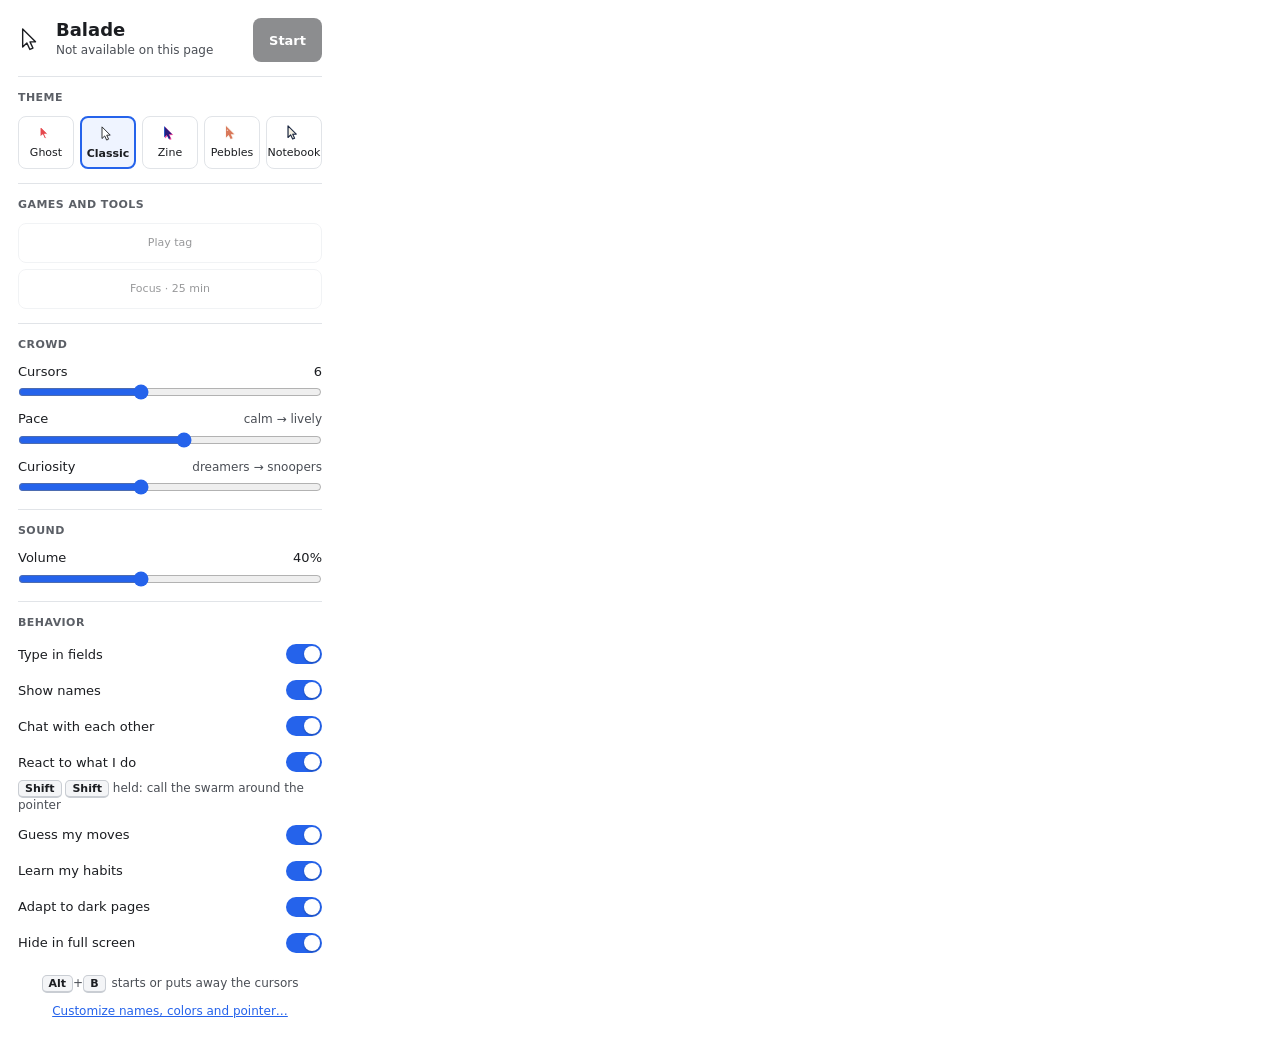
<file: popup/popup.html>
<!doctype html>
<html lang="en">
<head>
<meta charset="utf-8">
<meta name="viewport" content="width=device-width, initial-scale=1">
<title>Balade</title>
<link rel="stylesheet" href="popup.css">
</head>
<body data-theme="classique">
  <main class="card">
    <div class="perfo" aria-hidden="true"></div>

    <header class="head">
      <div class="brand">
        <span class="logo" id="logo" aria-hidden="true"></span>
        <div class="brand-text">
          <h1>Balade</h1>
          <p class="status" id="status" aria-live="polite">…</p>
        </div>
      </div>
      <button class="main-btn" id="toggle" type="button" disabled>…</button>
    </header>

    <section class="block site" id="site" aria-labelledby="t-site" hidden>
      <h2 id="t-site"><span data-label="site"></span> · <span id="host"></span></h2>
      <label class="switch"><span data-label="siteExclude"></span><input type="checkbox" id="siteExclude"></label>
      <label class="switch"><span data-label="siteAuto"></span><input type="checkbox" id="siteAuto"></label>
      <p class="learned" id="learned" hidden><span id="learnedText"></span> <button type="button" class="link" id="forget" data-i18n="forget"></button></p>
      <details class="sites" id="sites" hidden>
        <summary id="sitesSummary"></summary>
        <ul id="sitesList"></ul>
      </details>
    </section>

    <section class="block" aria-labelledby="t-theme">
      <h2 id="t-theme" data-label="theme"></h2>
      <div class="themes" id="themes" role="radiogroup" aria-labelledby="t-theme"></div>
    </section>

    <section class="block extras" aria-labelledby="t-extras">
      <h2 id="t-extras" data-label="extras"></h2>
      <div class="extra-btns">
        <button type="button" class="theme extra" id="gameBtn"></button>
        <button type="button" class="theme extra" id="focusBtn"></button>
        <button type="button" class="theme extra" id="recBtn"></button>
      </div>
    </section>

    <section class="block" aria-labelledby="t-crowd">
      <h2 id="t-crowd" data-label="crowd"></h2>
      <label class="slider">
        <span class="row"><span data-label="count"></span><output id="count-out">6</output></span>
        <input type="range" id="count" min="2" max="12" step="1">
      </label>
      <label class="slider">
        <span class="row"><span data-label="pace"></span><span class="hint" data-label="paceHint"></span></span>
        <input type="range" id="pace" min="0" max="100" step="1">
      </label>
      <label class="slider">
        <span class="row"><span data-label="curiosity"></span><span class="hint" data-label="curiosityHint"></span></span>
        <input type="range" id="curiosity" min="0" max="100" step="1">
      </label>
    </section>

    <section class="block" aria-labelledby="t-sound">
      <h2 id="t-sound" data-label="sound"></h2>
      <label class="slider">
        <span class="row"><span data-i18n="volume"></span><output id="volume-out"></output></span>
        <input type="range" id="volume" min="0" max="100" step="1">
      </label>
    </section>

    <section class="block toggles" aria-labelledby="t-habits">
      <h2 id="t-habits" data-label="habits"></h2>
      <label class="switch"><span data-label="ghostTyping"></span><input type="checkbox" id="ghostTyping"></label>
      <label class="switch"><span data-label="showNames"></span><input type="checkbox" id="showNames"></label>
      <label class="switch"><span data-label="social"></span><input type="checkbox" id="social"></label>
      <label class="switch"><span data-label="reactive"></span><input type="checkbox" id="reactive"></label>
      <p class="hint swarm-hint"><kbd data-i18n="key_shift"></kbd> <kbd data-i18n="key_shift"></kbd> <span data-i18n="swarm_held"></span> <span data-label="swarmHint"></span></p>
      <label class="switch"><span data-label="anticipate"></span><input type="checkbox" id="anticipate"></label>
      <label class="switch"><span data-label="learn"></span><input type="checkbox" id="learn"></label>
      <label class="switch"><span data-label="adaptDark"></span><input type="checkbox" id="adaptDark"></label>
      <label class="switch"><span data-label="hideFullscreen"></span><input type="checkbox" id="hideFullscreen"></label>
    </section>

    <footer class="foot">
      <span class="keys" id="keys"><kbd>Alt</kbd>+<kbd>B</kbd></span>
      <span data-label="shortcut"></span>
      <button type="button" class="link" id="shortcuts" data-i18n="shortcut_change"></button>
      <button type="button" class="link customize" id="customize" data-i18n="customize_link"></button>
    </footer>
  </main>

  <script src="../src/core/namespace.js"></script>
  <script src="../src/core/I18n.js"></script>
  <script src="../src/core/Settings.js"></script>
  <script src="../src/core/SvgSanitizer.js"></script>
  <script src="../src/render/Themes.js"></script>
  <script src="../src/world/Habits.js"></script>
  <script src="../lib/inject.js"></script>
  <script src="popup.js"></script>
</body>
</html>
</file>
<file: options/options.css>
@font-face { font-family: "Balade Chivo Mono"; src: url("../fonts/ChivoMono.ttf"); font-weight: 100 900; }
@font-face { font-family: "Balade Fredoka"; src: url("../fonts/Fredoka.ttf"); font-weight: 300 700; }
@font-face { font-family: "Balade Spline Sans Mono"; src: url("../fonts/SplineSansMono.ttf"); font-weight: 300 700; }

* { box-sizing: border-box; }
[hidden] { display: none !important; }
body { margin: 0; background: #F4F5F7; color: #1B1D21; font: 400 14px/1.5 system-ui, -apple-system, "Segoe UI", sans-serif; }
.page { max-width: 760px; margin: 0 auto; padding: 32px 20px 64px; display: flex; flex-direction: column; gap: 20px; }
.top { display: flex; align-items: center; gap: 14px; flex-wrap: wrap; }
.top h1 { margin: 0; font-size: 26px; font-weight: 700; }
.sub { margin: 2px 0 0; color: #4A4E55; }
.saved { margin-left: auto; color: #2E7D4F; font-size: 13px; min-height: 1em; }
.card { background: #fff; border: 1px solid #E1E4E8; border-radius: 14px; padding: 20px 22px; display: flex; flex-direction: column; gap: 12px; }
h2 { margin: 0; font-size: 17px; }
h3 { margin: 8px 0 0; font-size: 12px; font-weight: 600; letter-spacing: .04em; text-transform: uppercase; color: #5B5F66; }
.hint { margin: 0; color: #4A4E55; font-size: 12.5px; }
.row { display: flex; align-items: center; justify-content: space-between; gap: 12px; flex-wrap: wrap; }
textarea { width: 100%; font: 400 14px/1.5 ui-monospace, "SF Mono", Menlo, monospace; padding: 10px 12px; border: 1px solid #C9CDD3; border-radius: 8px; resize: vertical; }
.ghost-btn, .file-btn { font: 500 13px system-ui, sans-serif; color: #1B1D21; background: #fff; border: 1px solid #C9CDD3; border-radius: 8px; padding: 0 12px; min-height: 36px; cursor: pointer; display: inline-flex; align-items: center; }
.ghost-btn:hover, .file-btn:hover { border-color: #8D939C; }
.file-btn { background: #1B1D21; color: #fff; border-color: #1B1D21; align-self: flex-start; }
.file-btn input { position: absolute; width: 1px; height: 1px; opacity: 0; }
.file-btn:focus-within { outline: 2px solid #2563EB; outline-offset: 2px; }
button:focus-visible, input:focus-visible, textarea:focus-visible, [tabindex]:focus-visible { outline: 2px solid #2563EB; outline-offset: 2px; }
.switch { display: inline-flex; align-items: center; gap: 10px; cursor: pointer; font-size: 13px; }
.switch input { -webkit-appearance: none; appearance: none; width: 36px; height: 20px; border-radius: 10px; background: #C9CDD3; position: relative; margin: 0; cursor: pointer; }
.switch input::after { content: ""; position: absolute; top: 2px; left: 2px; width: 16px; height: 16px; border-radius: 50%; background: #fff; box-shadow: 0 1px 2px rgba(0,0,0,.25); transition: left .15s; }
.switch input:checked { background: #2563EB; }
.switch input:checked::after { left: 18px; }
.bases { display: grid; grid-template-columns: repeat(4, minmax(0, 1fr)); gap: 8px; }
.base { display: flex; flex-direction: column; align-items: center; gap: 4px; padding: 10px 0; min-height: 56px; border: 1px solid #E1E4E8; border-radius: 10px; background: #fff; cursor: pointer; font: 500 12px system-ui, sans-serif; color: #1B1D21; }
.base[aria-checked="true"] { border: 2px solid #2563EB; background: #EFF4FF; }
.palette { display: flex; flex-wrap: wrap; gap: 10px; }
.swatch { position: relative; display: flex; flex-direction: column; align-items: center; gap: 4px; }
.swatch input[type=color] { width: 48px; height: 48px; padding: 0; border: 1px solid #C9CDD3; border-radius: 10px; background: none; cursor: pointer; }
.swatch .rm { position: absolute; top: -8px; right: -8px; width: 24px; height: 24px; border-radius: 50%; border: 1px solid #C9CDD3; background: #fff; cursor: pointer; font-size: 14px; line-height: 1; }
.swatch code { font-size: 11px; color: #4A4E55; }
.pointer { display: flex; gap: 20px; align-items: flex-start; flex-wrap: wrap; }
.drop { flex: 1 1 260px; display: flex; flex-direction: column; gap: 8px; }
.error { margin: 0; color: #B42318; font-size: 13px; min-height: 0; }
.stage-box { margin: 0; display: flex; flex-direction: column; gap: 6px; }
.checker { position: relative; width: 160px; height: 160px; border-radius: 10px; border: 1px solid #C9CDD3; cursor: crosshair;
  background: repeating-conic-gradient(#EEF0F3 0% 25%, #fff 0% 50%) 50% / 16px 16px; }
.hot { position: absolute; width: 14px; height: 14px; margin: -7px 0 0 -7px; border: 2px solid #E5484D; border-radius: 50%; pointer-events: none; }
.hot::after { content: ""; position: absolute; left: 4px; top: 4px; width: 2px; height: 2px; background: #E5484D; border-radius: 50%; }
.preview { position: relative; min-height: 120px; border-radius: 10px; border: 1px dashed #C9CDD3; background: #FAFAFB; overflow: hidden; }
.preview .cur { position: absolute; }
.preview .cur svg { position: absolute; overflow: visible; }
.preview .tag { position: absolute; white-space: nowrap; }
.foot { text-align: center; }
code { font: 12px ui-monospace, Menlo, monospace; background: #F1F2F4; padding: 1px 4px; border-radius: 4px; }
.sr-only { position: absolute; width: 1px; height: 1px; overflow: hidden; clip: rect(0 0 0 0); }
@media (max-width: 560px) { .bases { grid-template-columns: repeat(2, minmax(0, 1fr)); } }
</file>
<file: popup/popup.css>
/* Menu de Balade : une structure commune, quatre habillages (body[data-theme]). */

@font-face { font-family: "B Bricolage"; src: url("../fonts/BricolageGrotesque.ttf"); font-weight: 200 800; }
@font-face { font-family: "B Chivo Mono"; src: url("../fonts/ChivoMono.ttf"); font-weight: 100 900; }
@font-face { font-family: "B Fredoka"; src: url("../fonts/Fredoka.ttf"); font-weight: 300 700; }
@font-face { font-family: "B Figtree"; src: url("../fonts/Figtree.ttf"); font-weight: 300 900; }
@font-face { font-family: "B Young Serif"; src: url("../fonts/YoungSerif.ttf"); font-weight: 400; }
@font-face { font-family: "B Spline Mono"; src: url("../fonts/SplineSansMono.ttf"); font-weight: 300 700; }

/* ---------------------------------------------------------------- Structure */

* { box-sizing: border-box; }
[hidden] { display: none !important; }
html, body { margin: 0; }
body { width: 340px; }
.card { position: relative; display: flex; flex-direction: column; gap: 14px; padding: 18px; }
.perfo { display: none; }
.head { display: flex; align-items: center; justify-content: space-between; gap: 12px; }
.brand { display: flex; align-items: center; gap: 10px; min-width: 0; }
.logo { display: flex; flex: none; }
.brand-text { min-width: 0; }
h1 { margin: 0; line-height: 1.05; }
.status { margin: 2px 0 0; }
.main-btn { min-height: 44px; padding: 0 16px; cursor: pointer; flex: none; }
.main-btn:disabled { opacity: .5; cursor: default; }
.block { display: flex; flex-direction: column; gap: 10px; }
h2 { margin: 0; }
.themes { display: grid; grid-template-columns: repeat(4, minmax(0, 1fr)); gap: 6px; }
.theme { display: flex; flex-direction: column; align-items: center; gap: 4px; min-height: 48px;
  padding: 7px 0; cursor: pointer; }
.slider { display: flex; flex-direction: column; gap: 4px; }
.row { display: flex; justify-content: space-between; align-items: baseline; gap: 8px; }
.slider input { width: 100%; margin: 0; }
.toggles { gap: 0; }
.toggles h2 { margin-bottom: 6px; }
.switch { display: flex; align-items: center; justify-content: space-between; gap: 12px; min-height: 36px; cursor: pointer; }
.switch input { flex: none; margin: 0; cursor: pointer; }
.learned { margin: 0; font-size: 11px; }
.extra-btns { display: grid; gap: 6px; }
.theme.extra { flex-direction: row; justify-content: center; min-height: 40px; padding: 8px 10px; font-size: 12px; }
.theme.extra[aria-pressed="true"] { font-weight: 700; }
.theme.extra:disabled { opacity: .45; cursor: default; }
.customize { flex-basis: 100%; text-align: center; }
.sites summary { cursor: pointer; font-size: 11px; padding: 4px 0; }
.sites ul { list-style: none; margin: 4px 0 0; padding: 0; display: flex; flex-direction: column; gap: 2px; max-height: 120px; overflow: auto; }
.sites li { display: flex; align-items: center; justify-content: space-between; gap: 8px; font-size: 11px; }
.sites .remove { min-width: 28px; min-height: 28px; border: 0; background: none; cursor: pointer; font: inherit; font-size: 16px; color: inherit; }
.switch input:disabled { opacity: .4; cursor: default; }
.swarm-hint { margin: 0 0 4px; font-size: 11px; }
.swarm-hint kbd { font-size: 10px; }
.foot { display: flex; align-items: center; justify-content: center; flex-wrap: wrap; gap: 6px; }
kbd { font: inherit; }
.link { background: none; border: 0; padding: 6px 4px; cursor: pointer; text-decoration: underline; font: inherit; }
button:focus-visible, input:focus-visible { outline: 2px solid currentColor; outline-offset: 2px; }

/* ---------------------------------------------------------------- Classique */

[data-theme="classique"] { background: #fff; color: #1B1D21; font: 400 13px/1.35 system-ui, -apple-system, "Segoe UI", sans-serif; }
[data-theme="classique"] h1 { font-size: 18px; font-weight: 700; }
[data-theme="classique"] .status, [data-theme="classique"] .hint { color: #4A4E55; font-size: 12px; }
[data-theme="classique"] h2 { font-size: 11px; font-weight: 600; letter-spacing: .04em; text-transform: uppercase; color: #5B5F66; }
[data-theme="classique"] .block + .block { border-top: 1px solid #E1E4E8; padding-top: 14px; }
[data-theme="classique"] .main-btn { background: #1B1D21; color: #fff; border: 0; border-radius: 8px; font: 600 13px system-ui, sans-serif; }
[data-theme="classique"] .theme { border: 1px solid #E1E4E8; border-radius: 8px; background: #fff; font: 400 11px system-ui, sans-serif; color: #1B1D21; }
[data-theme="classique"] .theme[aria-checked="true"] { border: 2px solid #2563EB; background: #EFF4FF; font-weight: 600; }
[data-theme="classique"] input[type=range] { accent-color: #2563EB; }
[data-theme="classique"] .switch input { -webkit-appearance: none; appearance: none; width: 36px; height: 20px; border-radius: 10px; background: #C9CDD3; position: relative; }
[data-theme="classique"] .switch input::after { content: ""; position: absolute; top: 2px; left: 2px; width: 16px; height: 16px; border-radius: 50%; background: #fff; box-shadow: 0 1px 2px rgba(0,0,0,.25); transition: left .15s; }
[data-theme="classique"] .switch input:checked { background: #2563EB; }
[data-theme="classique"] .switch input:checked::after { left: 18px; }
[data-theme="classique"] .foot { color: #4A4E55; font-size: 12px; }
[data-theme="classique"] kbd { font: 600 11px system-ui, sans-serif; border: 1px solid #C9CDD3; border-bottom-width: 2px; border-radius: 5px; padding: 1px 6px; background: #F4F5F7; color: #1B1D21; }
[data-theme="classique"] .link { color: #2563EB; }

/* ---------------------------------------------------------------- Zine risographié */

[data-theme="zine"] { background: #F3EEE4; color: #1E1C1A; font: 400 12px/1.4 "B Chivo Mono", ui-monospace, monospace; }
[data-theme="zine"] .card { border: 1.5px solid #1E1C1A; padding-top: 0; }
[data-theme="zine"] .perfo { display: block; height: 12px; margin: 0 -18px; border-bottom: 1.5px dashed #1E1C1A;
  background-image: radial-gradient(circle at 6px 0, #1E1C1A 3px, transparent 3.5px); background-size: 14px 12px; }
[data-theme="zine"] h1 { font: 800 32px/1 "B Bricolage", system-ui, sans-serif; letter-spacing: -.02em; color: #2B59C3; }
[data-theme="zine"] .status { font-size: 11px; }
[data-theme="zine"] h2 { font-size: 11px; font-weight: 400; letter-spacing: .08em; text-transform: uppercase; }
[data-theme="zine"] .block + .block { border-top: 1.5px solid #1E1C1A; padding-top: 12px; }
[data-theme="zine"] .main-btn { background: #FFD23F; color: #1E1C1A; border: 1.5px solid #1E1C1A; border-radius: 0; box-shadow: 3px 3px 0 #1E1C1A; font: 800 14px "B Bricolage", sans-serif; }
[data-theme="zine"] .main-btn:active { transform: translate(2px, 2px); box-shadow: 1px 1px 0 #1E1C1A; }
[data-theme="zine"] .theme { border: 1.5px solid #1E1C1A; border-radius: 0; background: #F3EEE4; font: 400 10px "B Chivo Mono", monospace; color: #1E1C1A; }
[data-theme="zine"] .theme[aria-checked="true"] { background: #FFD23F; box-shadow: 3px 3px 0 #FF4FA3; font-weight: 600; }
[data-theme="zine"] input[type=range] { -webkit-appearance: none; appearance: none; height: 18px; background: transparent; }
[data-theme="zine"] input[type=range]::-webkit-slider-runnable-track { height: 2px; background: repeating-linear-gradient(90deg, #1E1C1A 0 3px, transparent 3px 7px); }
[data-theme="zine"] input[type=range]::-webkit-slider-thumb { -webkit-appearance: none; width: 16px; height: 16px; margin-top: -7px; background: #FF4FA3; box-shadow: 3px 3px 0 #2B59C3; border: 0; }
[data-theme="zine"] .switch input { -webkit-appearance: none; appearance: none; width: 34px; height: 18px; border: 1.5px solid #1E1C1A; background: #F3EEE4; position: relative; }
[data-theme="zine"] .switch input::after { content: ""; position: absolute; top: 2px; left: 2px; width: 11px; height: 11px; background: #1E1C1A; }
[data-theme="zine"] .switch input:checked { background: #FFD23F; }
[data-theme="zine"] .switch input:checked::after { left: 17px; background: #2B59C3; box-shadow: -2px 2px 0 #FF4FA3; }
[data-theme="zine"] kbd { border: 1.5px solid #1E1C1A; padding: 0 5px; background: #fff; }
[data-theme="zine"] .link { color: #2B59C3; }

/* ---------------------------------------------------------------- Galets d'argile */

[data-theme="galets"] { background: #FBF7F1; color: #3B342E; font: 400 13px/1.4 "B Figtree", system-ui, sans-serif; }
[data-theme="galets"] h1 { font: 600 24px/1.1 "B Fredoka", system-ui, sans-serif; }
[data-theme="galets"] .status, [data-theme="galets"] .hint { color: #5E554C; font-size: 12px; }
[data-theme="galets"] h2 { font: 600 13px "B Fredoka", sans-serif; color: #7A6F64; }
[data-theme="galets"] .block:not(.toggles) { background: #F3ECE2; border-radius: 22px; padding: 14px 16px; }
[data-theme="galets"] .main-btn { background: #3B342E; color: #FBF7F1; border: 0; border-radius: 18px; font: 600 14px "B Fredoka", sans-serif; }
[data-theme="galets"] .theme { border: 0; border-radius: 16px; background: #FBF7F1; font: 500 11px "B Fredoka", sans-serif; color: #3B342E; }
[data-theme="galets"] .theme[aria-checked="true"] { background: #3B342E; color: #FBF7F1; }
[data-theme="galets"] output { font: 600 16px "B Fredoka", sans-serif; }
[data-theme="galets"] input[type=range] { -webkit-appearance: none; appearance: none; height: 24px; background: transparent; }
[data-theme="galets"] input[type=range]::-webkit-slider-runnable-track { height: 10px; border-radius: 10px; background: #E3D9CC; }
[data-theme="galets"] input[type=range]::-webkit-slider-thumb { -webkit-appearance: none; width: 24px; height: 22px; margin-top: -6px; border-radius: 50% 46% 52% 48%; background: #D9785A; border: 3px solid #FBF7F1; }
[data-theme="galets"] .switch input { -webkit-appearance: none; appearance: none; width: 46px; height: 28px; border-radius: 20px; background: #E3D9CC; position: relative; }
[data-theme="galets"] .switch input::after { content: ""; position: absolute; top: 4px; left: 4px; width: 20px; height: 20px; border-radius: 50% 45% 50% 48%; background: #FBF7F1; transition: left .2s; }
[data-theme="galets"] .switch input:checked { background: #7FA27C; }
[data-theme="galets"] .switch input:checked::after { left: 22px; }
[data-theme="galets"] .foot { color: #5E554C; font-size: 12px; }
[data-theme="galets"] kbd { font: 600 12px "B Fredoka", sans-serif; background: #F3ECE2; border-radius: 10px; padding: 3px 8px; color: #3B342E; }
[data-theme="galets"] .link { color: #3B342E; }

/* ---------------------------------------------------------------- Carnet de terrain */

[data-theme="carnet"] { color: #1F2B44; font: 400 12px/1.4 "B Spline Mono", ui-monospace, monospace;
  background-color: #FBF8EE;
  background-image: linear-gradient(#DCE3EE 1px, transparent 1px), linear-gradient(90deg, #DCE3EE 1px, transparent 1px);
  background-size: 16px 16px; }
[data-theme="carnet"] .card { padding-left: 34px; }
[data-theme="carnet"] .card::before { content: ""; position: absolute; left: 22px; top: 0; bottom: 0; width: 1px; background: #C2412D; }
[data-theme="carnet"] h1 { font: 400 28px/1.05 "B Young Serif", Georgia, serif; }
[data-theme="carnet"] .status, [data-theme="carnet"] .hint { color: #5F5E58; font-size: 11px; }
[data-theme="carnet"] h2 { font-size: 12px; font-weight: 600; align-self: flex-start; background: #D7EB6A; padding: 0 3px; }
[data-theme="carnet"] .main-btn { background: #1F2B44; color: #F6F1E3; border: 0; border-radius: 0; font: 600 12px "B Spline Mono", monospace; }
[data-theme="carnet"] .theme { border: 1px solid #1F2B44; border-radius: 2px; background: #FBF8EE; font: 400 10px "B Spline Mono", monospace; color: #1F2B44; }
[data-theme="carnet"] .theme[aria-checked="true"] { box-shadow: inset 0 -8px 0 #D7EB6A; font-weight: 600; }
[data-theme="carnet"] output { color: #C2412D; font-weight: 600; }
[data-theme="carnet"] input[type=range] { -webkit-appearance: none; appearance: none; height: 22px;
  background: repeating-linear-gradient(90deg, #1F2B44 0 1px, transparent 1px 10px) bottom / 100% 7px no-repeat,
              linear-gradient(#1F2B44, #1F2B44) bottom / 100% 1px no-repeat; }
[data-theme="carnet"] input[type=range]::-webkit-slider-runnable-track { height: 22px; background: transparent; }
[data-theme="carnet"] input[type=range]::-webkit-slider-thumb { -webkit-appearance: none; width: 14px; height: 14px; background: #C2412D; clip-path: polygon(50% 100%, 0 0, 100% 0); }
[data-theme="carnet"] .switch { justify-content: flex-end; flex-direction: row-reverse; }
[data-theme="carnet"] .switch input { -webkit-appearance: none; appearance: none; width: 16px; height: 16px; border: 1.4px solid #1F2B44; border-radius: 2px 3px 2px 4px; background: transparent; position: relative; }
[data-theme="carnet"] .switch input:checked::after { content: ""; position: absolute; left: 3px; top: -3px; width: 6px; height: 12px; border: solid #C2412D; border-width: 0 2.2px 2.2px 0; transform: rotate(40deg); }
[data-theme="carnet"] kbd { color: #C2412D; font-weight: 600; border: 1.5px solid #C2412D; border-radius: 50%; padding: 2px 5px; }
[data-theme="carnet"] .link { color: #1F2B44; }
</file>
